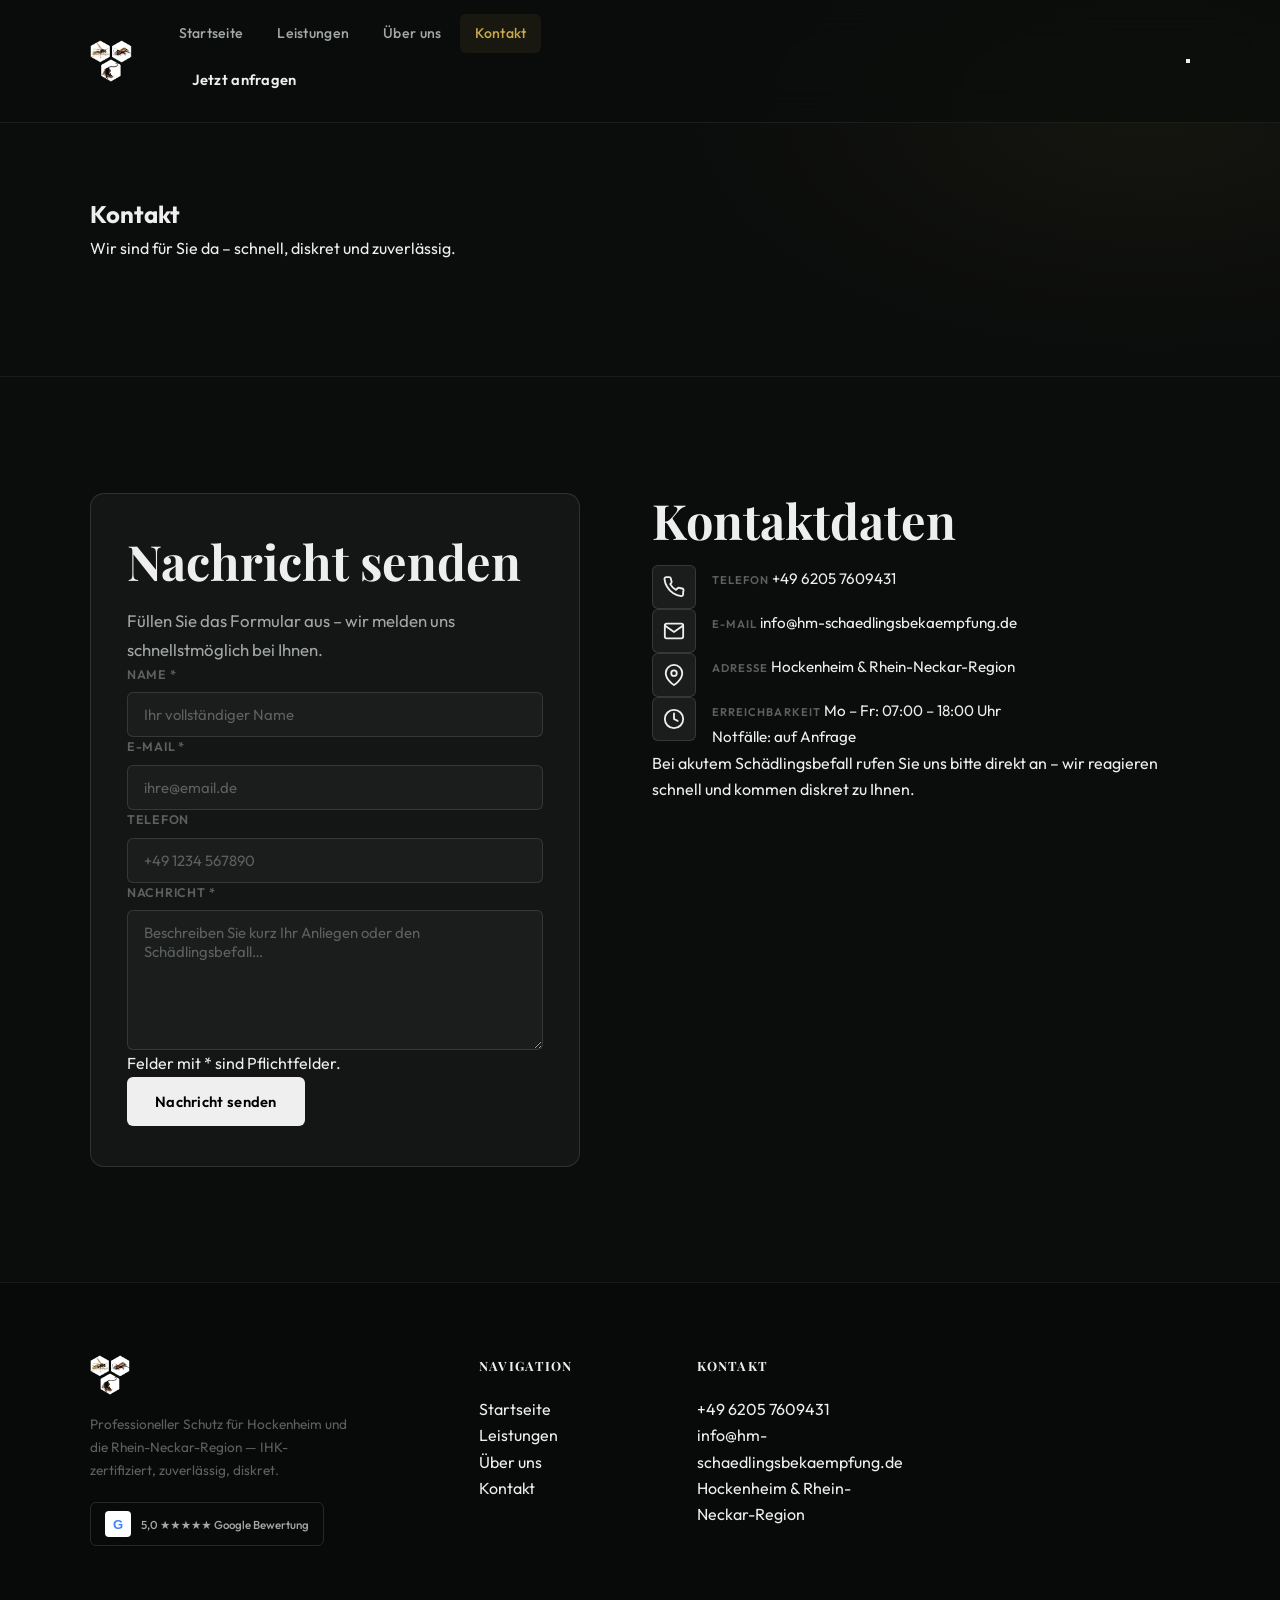
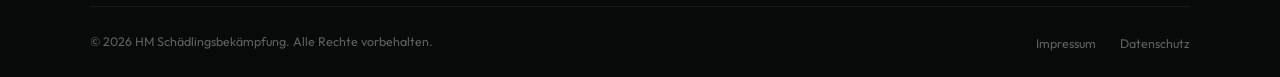
<file: kontakt.html>
<!DOCTYPE html>
<html lang="de">
<head>
  <meta charset="UTF-8">
  <meta name="viewport" content="width=device-width, initial-scale=1.0">
  <meta name="description" content="Kontaktieren Sie HM Schädlingsbekämpfung in Hockenheim – Formular, Telefon und E-Mail für schnelle Hilfe bei Schädlingsbefall in der Rhein-Neckar-Region.">
  <title>Kontakt | HM Schädlingsbekämpfung Hockenheim</title>
  <!-- SEO Meta-Tags (Claude CLI) -->
  <meta name="description" content="Kontaktieren Sie HM Schädlingsbekämpfung in Hockenheim. Hildastraße 42, 68766 Hockenheim. ☎ +49 6205 6073 – Wir helfen schnell &amp; unkompliziert!">
  <meta name="robots" content="index, follow">
  <meta property="og:type" content="website">
  <meta property="og:title" content="Kontakt – HM Schädlingsbekämpfung Hockenheim">
  <meta property="og:description" content="Jetzt Kontakt aufnehmen! HM Schädlingsbekämpfung, Hildastraße 42, 68766 Hockenheim. ☎ +49 6205 6073 – Schnelle Hilfe bei Schädlingsbefall.">
  <meta property="og:site_name" content="HM Schädlingsbekämpfung ">
  <meta property="og:locale" content="de_DE">
  <meta property="og:url" content="https://www.hmsprotect.de//kontakt.html">
  <meta name="twitter:card" content="summary">
  <meta name="twitter:title" content="Kontakt – HM Schädlingsbekämpfung Hockenheim">
  <meta name="twitter:description" content="Jetzt Kontakt aufnehmen! HM Schädlingsbekämpfung, Hildastraße 42, 68766 Hockenheim. ☎ +49 6205 6073 – Schnelle Hilfe bei Schädlingsbefall.">
  <link rel="canonical" href="https://www.hmsprotect.de//kontakt.html">
  <link rel="stylesheet" href="styles.css">
</head>
<body>

  <header class="site-header" id="site-header">
    <div class="header-inner">
      <a href="index.html" class="header-logo">
        <img src="images/logo.png" alt="HM Schädlingsbekämpfung Logo" class="site-logo-img">
      </a>
      <nav class="main-nav" id="main-nav" aria-label="Hauptnavigation">
        <ul class="nav-list">
          <li><a href="index.html" class="nav-link">Startseite</a></li>
          <li><a href="leistungen.html" class="nav-link">Leistungen</a></li>
          <li><a href="ueber-uns.html" class="nav-link">Über uns</a></li>
          <li><a href="kontakt.html" class="nav-link is-active">Kontakt</a></li>
        </ul>
        <a href="kontakt.html" class="btn btn-primary nav-cta">Jetzt anfragen</a>
      </nav>
      <button class="nav-toggle" id="nav-toggle" aria-label="Menü öffnen" aria-expanded="false" aria-controls="main-nav">
        <span></span><span></span><span></span>
      </button>
    </div>
  </header>

  <main>

    <!-- Page Hero -->
    <section class="page-hero">
      <div class="container">
        <h1 class="page-hero__title">Kontakt</h1>
        <p class="page-hero__subtitle">Wir sind für Sie da – schnell, diskret und zuverlässig.</p>
      </div>
    </section>

    <!-- Contact Section -->
    <section class="contact-section section">
      <div class="container">
        <div class="contact-grid">

          <!-- Contact Form -->
          <div class="contact-form-wrap">
            <h2 class="section-title">Nachricht senden</h2>
            <p class="section-subtitle">Füllen Sie das Formular aus – wir melden uns schnellstmöglich bei Ihnen.</p>

            <form class="contact-form" id="contact-form" novalidate>
              <div class="form-group">
                <label for="name" class="form-label">Name <span aria-hidden="true">*</span></label>
                <input
                  type="text"
                  id="name"
                  name="name"
                  class="form-input"
                  placeholder="Ihr vollständiger Name"
                  required
                  autocomplete="name"
                >
              </div>

              <div class="form-group">
                <label for="email" class="form-label">E-Mail <span aria-hidden="true">*</span></label>
                <input
                  type="email"
                  id="email"
                  name="email"
                  class="form-input"
                  placeholder="ihre@email.de"
                  required
                  autocomplete="email"
                >
              </div>

              <div class="form-group">
                <label for="telefon" class="form-label">Telefon</label>
                <input
                  type="tel"
                  id="telefon"
                  name="telefon"
                  class="form-input"
                  placeholder="+49 1234 567890"
                  autocomplete="tel"
                >
              </div>

              <div class="form-group">
                <label for="nachricht" class="form-label">Nachricht <span aria-hidden="true">*</span></label>
                <textarea
                  id="nachricht"
                  name="nachricht"
                  class="form-input form-textarea"
                  rows="6"
                  placeholder="Beschreiben Sie kurz Ihr Anliegen oder den Schädlingsbefall…"
                  required
                ></textarea>
              </div>

              <p class="form-hint">Felder mit <span aria-hidden="true">*</span> sind Pflichtfelder.</p>

              <button type="submit" class="btn btn-primary btn-full">Nachricht senden</button>

              <div class="form-success" id="form-success" role="alert" aria-live="polite" hidden>
                <svg xmlns="http://www.w3.org/2000/svg" width="24" height="24" viewBox="0 0 24 24" fill="none" stroke="currentColor" stroke-width="2" stroke-linecap="round" stroke-linejoin="round" aria-hidden="true"><path d="M22 11.08V12a10 10 0 1 1-5.93-9.14"/><polyline points="22 4 12 14.01 9 11.01"/></svg>
                <div>
                  <strong>Vielen Dank für Ihre Nachricht!</strong>
                  <p>Wir haben Ihre Anfrage erhalten und melden uns so schnell wie möglich bei Ihnen.</p>
                </div>
              </div>
            </form>
          </div>

          <!-- Contact Info -->
          <div class="contact-info-wrap">
            <h2 class="section-title">Kontaktdaten</h2>

            <ul class="contact-info-list">
              <li class="contact-info-item">
                <div class="contact-info-icon" aria-hidden="true">
                  <svg xmlns="http://www.w3.org/2000/svg" width="22" height="22" viewBox="0 0 24 24" fill="none" stroke="currentColor" stroke-width="2" stroke-linecap="round" stroke-linejoin="round"><path d="M22 16.92v3a2 2 0 0 1-2.18 2 19.79 19.79 0 0 1-8.63-3.07A19.5 19.5 0 0 1 4.69 12a19.79 19.79 0 0 1-3.07-8.67A2 2 0 0 1 3.63 1.18h3a2 2 0 0 1 2 1.72c.127.96.361 1.903.7 2.81a2 2 0 0 1-.45 2.11L7.91 8.89a16 16 0 0 0 6.29 6.29l1.8-1.8a2 2 0 0 1 2.11-.45c.907.339 1.85.573 2.81.7A2 2 0 0 1 22 16.92z"/></svg>
                </div>
                <div class="contact-info-body">
                  <span class="contact-info-label">Telefon</span>
                  <a href="tel:+4962057609431" class="contact-info-value">+49 6205 7609431</a>
                </div>
              </li>

              <li class="contact-info-item">
                <div class="contact-info-icon" aria-hidden="true">
                  <svg xmlns="http://www.w3.org/2000/svg" width="22" height="22" viewBox="0 0 24 24" fill="none" stroke="currentColor" stroke-width="2" stroke-linecap="round" stroke-linejoin="round"><path d="M4 4h16c1.1 0 2 .9 2 2v12c0 1.1-.9 2-2 2H4c-1.1 0-2-.9-2-2V6c0-1.1.9-2 2-2z"/><polyline points="22,6 12,13 2,6"/></svg>
                </div>
                <div class="contact-info-body">
                  <span class="contact-info-label">E-Mail</span>
                  <a href="mailto:info@hm-schaedlingsbekaempfung.de" class="contact-info-value">info@hm-schaedlingsbekaempfung.de</a>
                </div>
              </li>

              <li class="contact-info-item">
                <div class="contact-info-icon" aria-hidden="true">
                  <svg xmlns="http://www.w3.org/2000/svg" width="22" height="22" viewBox="0 0 24 24" fill="none" stroke="currentColor" stroke-width="2" stroke-linecap="round" stroke-linejoin="round"><path d="M21 10c0 7-9 13-9 13s-9-6-9-13a9 9 0 0 1 18 0z"/><circle cx="12" cy="10" r="3"/></svg>
                </div>
                <div class="contact-info-body">
                  <span class="contact-info-label">Adresse</span>
                  <span class="contact-info-value">Hockenheim &amp; Rhein-Neckar-Region</span>
                </div>
              </li>

              <li class="contact-info-item">
                <div class="contact-info-icon" aria-hidden="true">
                  <svg xmlns="http://www.w3.org/2000/svg" width="22" height="22" viewBox="0 0 24 24" fill="none" stroke="currentColor" stroke-width="2" stroke-linecap="round" stroke-linejoin="round"><circle cx="12" cy="12" r="10"/><polyline points="12 6 12 12 16 14"/></svg>
                </div>
                <div class="contact-info-body">
                  <span class="contact-info-label">Erreichbarkeit</span>
                  <span class="contact-info-value">Mo – Fr: 07:00 – 18:00 Uhr<br>Notfälle: auf Anfrage</span>
                </div>
              </li>
            </ul>

            <div class="contact-note">
              <p>Bei akutem Schädlingsbefall rufen Sie uns bitte direkt an – wir reagieren schnell und kommen diskret zu Ihnen.</p>
            </div>
          </div>

        </div>
      </div>
    </section>

  </main>

  <footer class="site-footer" aria-label="Seitenfußbereich">
    <div class="container">
      <div class="footer-grid">

        <div class="footer-brand">
          <a href="index.html">
            <img src="images/logo.png" alt="HM Schädlingsbekämpfung Logo" class="site-logo-img footer-logo-img">
          </a>
          <p class="footer-tagline">Professioneller Schutz für Hockenheim und die Rhein-Neckar-Region — IHK-zertifiziert, zuverlässig, diskret.</p>
          <div class="footer-badge">
            <span class="google-g" aria-hidden="true">G</span>
            <div class="footer-badge-text">
              <span class="footer-badge-rating">5,0</span>
              <span class="footer-badge-stars" aria-label="5 von 5 Sternen">★★★★★</span>
              <span class="footer-badge-label">Google Bewertung</span>
            </div>
          </div>
        </div>

        <div class="footer-nav">
          <h3 class="footer-heading">Navigation</h3>
          <ul class="footer-links">
            <li><a href="index.html" class="footer-link">Startseite</a></li>
            <li><a href="leistungen.html" class="footer-link">Leistungen</a></li>
            <li><a href="ueber-uns.html" class="footer-link">Über uns</a></li>
            <li><a href="kontakt.html" class="footer-link">Kontakt</a></li>
          </ul>
        </div>

        <div class="footer-contact">
          <h3 class="footer-heading">Kontakt</h3>
          <ul class="footer-links">
            <li><a href="tel:+4962057609431" class="footer-link">+49 6205 7609431</a></li>
            <li><a href="mailto:info@hm-schaedlingsbekaempfung.de" class="footer-link">info@hm-schaedlingsbekaempfung.de</a></li>
            <li><span class="footer-link">Hockenheim &amp; Rhein-Neckar-Region</span></li>
          </ul>
        </div>

      </div>

      <div class="footer-bottom">
        <p class="footer-copy">&copy; <span id="footer-year"></span> HM Schädlingsbekämpfung. Alle Rechte vorbehalten.</p>
        <ul class="footer-legal">
          <li><a href="impressum.html" class="footer-legal-link">Impressum</a></li>
          <li><a href="datenschutz.html" class="footer-legal-link">Datenschutz</a></li>
        </ul>
      </div>
    </div>
  </footer>

  <script>
    // Footer year
    document.getElementById('footer-year').textContent = new Date().getFullYear();

    // Mobile nav toggle
    const navToggle = document.getElementById('nav-toggle');
    const mainNav = document.getElementById('main-nav');
    if (navToggle && mainNav) {
      navToggle.addEventListener('click', function () {
        const expanded = this.getAttribute('aria-expanded') === 'true';
        this.setAttribute('aria-expanded', String(!expanded));
        mainNav.classList.toggle('is-open');
      });
    }

    // Sticky header
    const siteHeader = document.getElementById('site-header');
    if (siteHeader) {
      window.addEventListener('scroll', function () {
        siteHeader.classList.toggle('is-scrolled', window.scrollY > 10);
      }, { passive: true });
    }

    // Contact form – JS success message
    const form = document.getElementById('contact-form');
    const successMsg = document.getElementById('form-success');

    if (form && successMsg) {
      form.addEventListener('submit', function (e) {
        e.preventDefault();

        const requiredFields = form.querySelectorAll('[required]');
        let valid = true;

        requiredFields.forEach(function (field) {
          field.classList.remove('is-invalid');
          if (!field.value.trim()) {
            field.classList.add('is-invalid');
            valid = false;
          }
        });

        if (!valid) return;

        // Simulate send (replace with real fetch/action as needed)
        const submitBtn = form.querySelector('[type="submit"]');
        submitBtn.disabled = true;
        submitBtn.textContent = 'Wird gesendet…';

        setTimeout(function () {
          form.reset();
          form.hidden = true;
          successMsg.hidden = false;
          successMsg.focus();
        }, 800);
      });
    }
  </script>

</body>
</html>
</file>
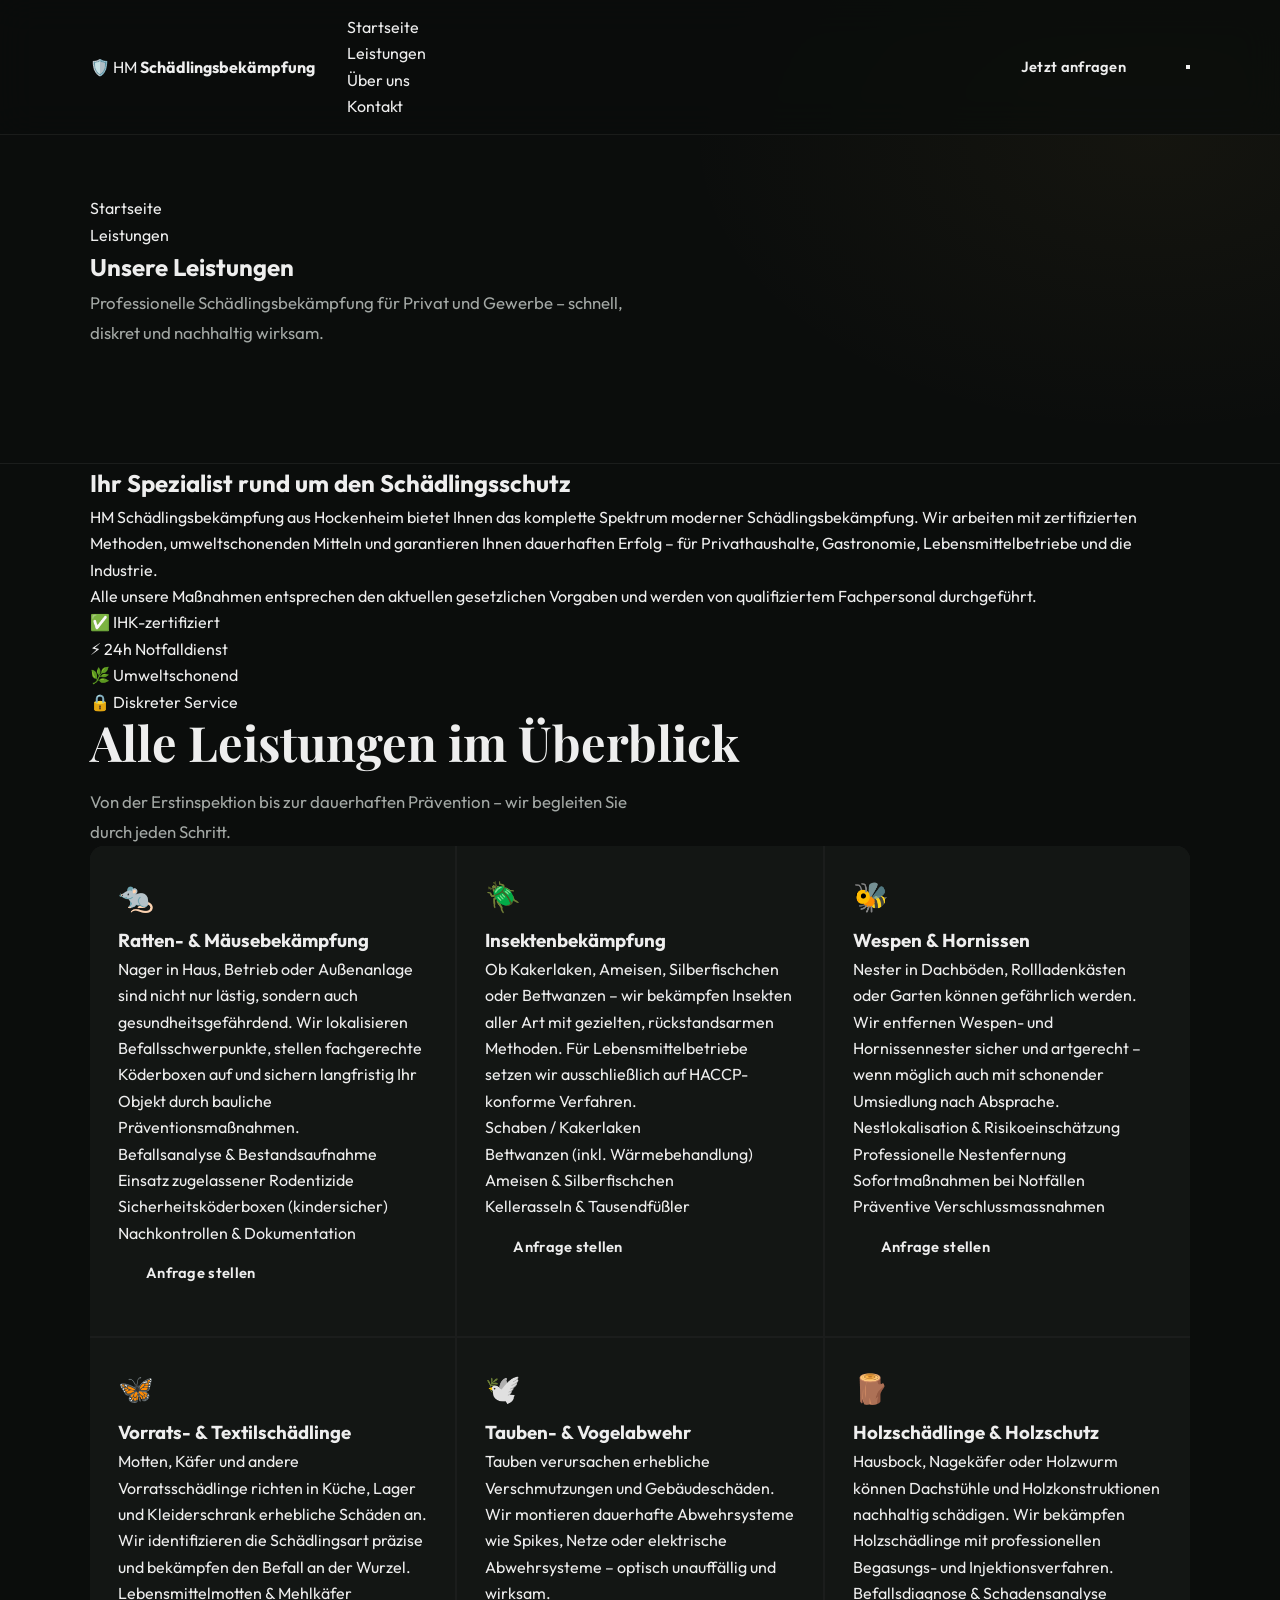
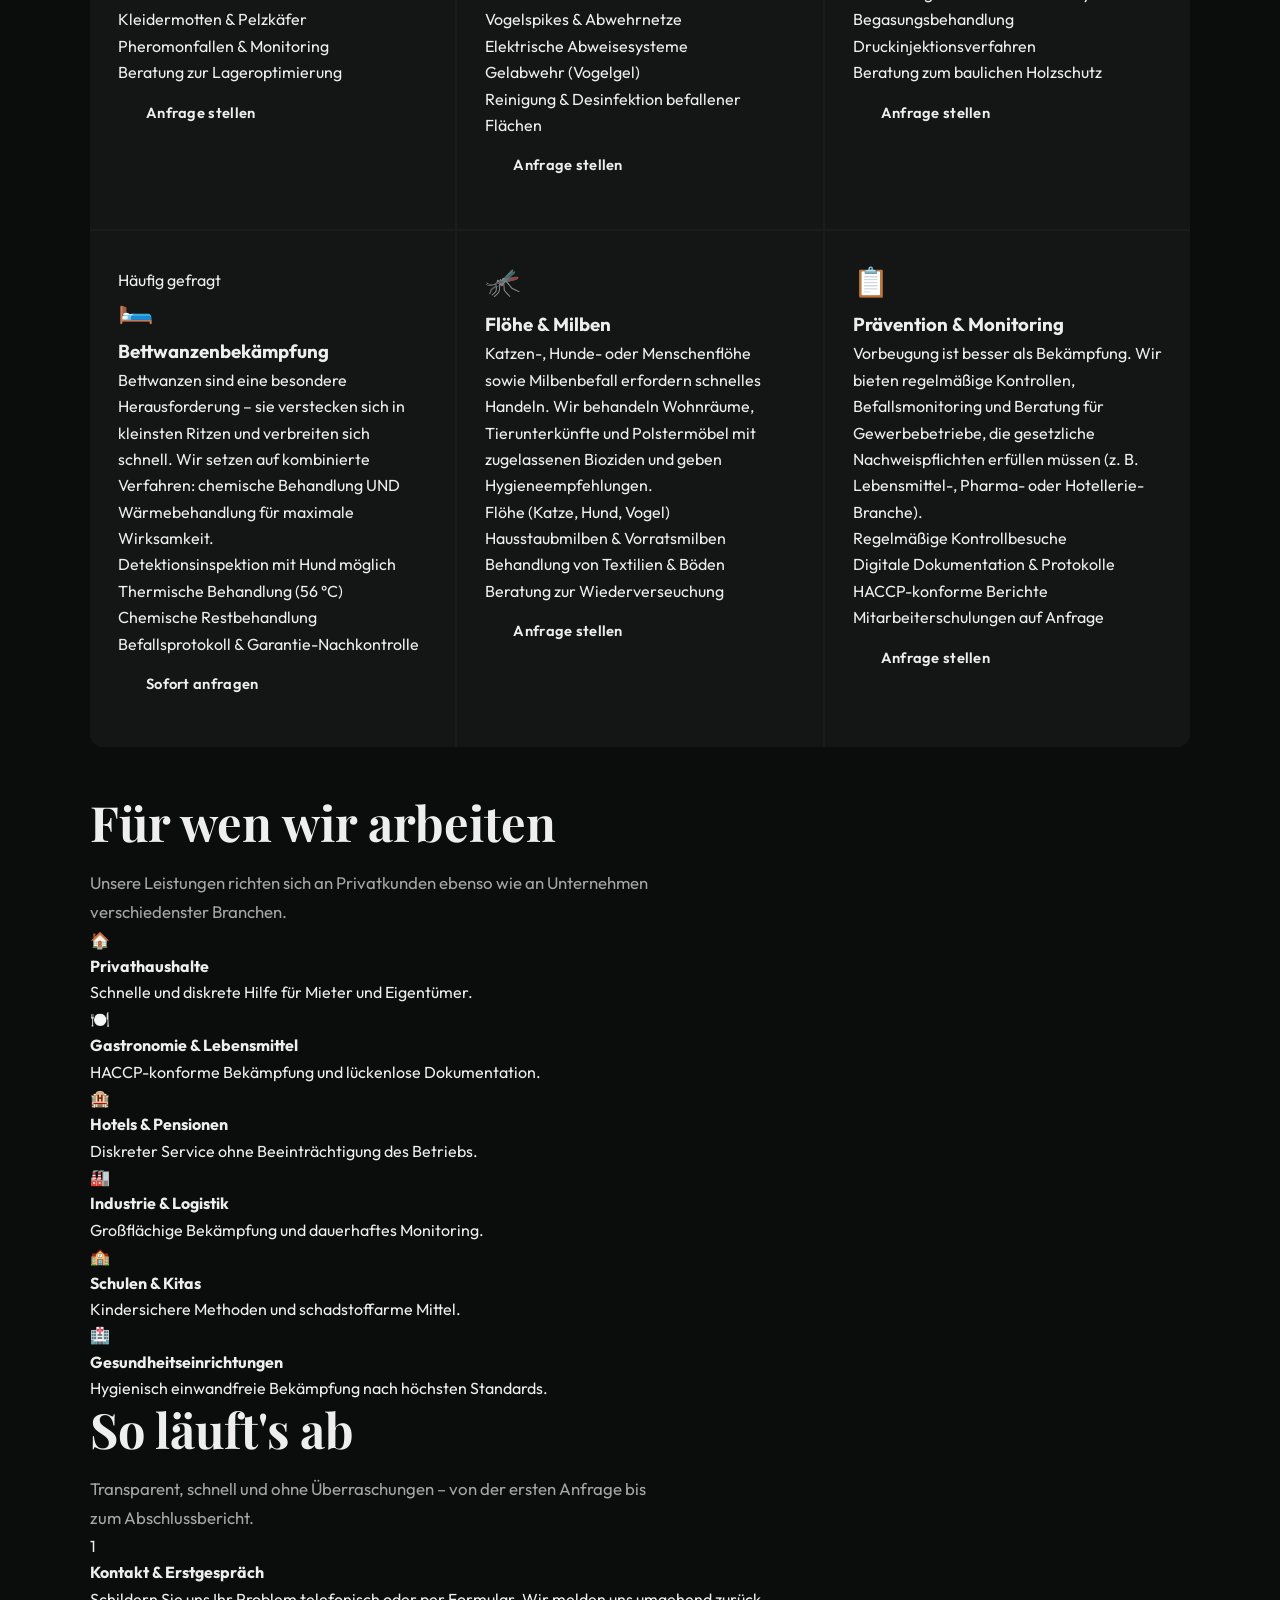
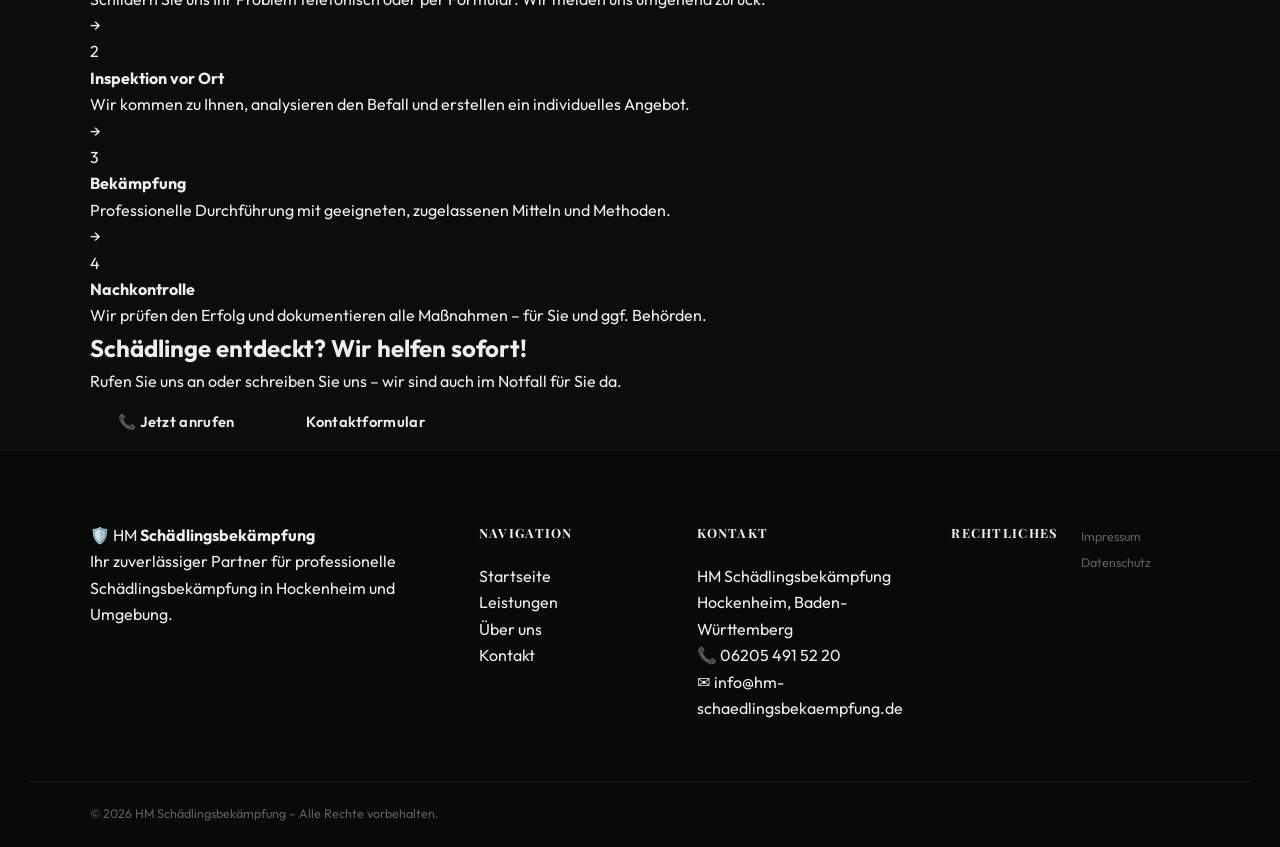
<file: leistungen.html>
<!DOCTYPE html>
<html lang="de">
<head>
  <meta charset="UTF-8" />
  <meta name="viewport" content="width=device-width, initial-scale=1.0" />
  <meta name="description" content="Leistungen von HM Schädlingsbekämpfung Hockenheim – professionelle Bekämpfung von Schädlingen aller Art. Schnell, diskret und zuverlässig." />
  <title>Leistungen Schädlingsbekämpfung Hockenheim | HM Schädlingsbekämpfung</title>
  <!-- SEO Meta-Tags (Claude CLI) -->
  <meta name="description" content="Ratten, Insekten, Tauben &amp; mehr: Alle Schädlingsbekämpfungs-Leistungen in Hockenheim auf einen Blick. Jetzt informieren &amp; Termin buchen.">
  <meta name="robots" content="index, follow">
  <meta property="og:type" content="website">
  <meta property="og:title" content="Unsere Leistungen – HM Schädlingsbekämpfung Hockenheim">
  <meta property="og:description" content="Von Schaben bis Nagetiere: Professionelle Bekämpfung aller Schädlinge in Hockenheim &amp; Rhein-Neckar-Kreis. Jetzt Angebot anfordern.">
  <meta property="og:site_name" content="HM Schädlingsbekämpfung ">
  <meta property="og:locale" content="de_DE">
  <meta property="og:url" content="https://www.hmsprotect.de//leistungen.html">
  <meta name="twitter:card" content="summary">
  <meta name="twitter:title" content="Unsere Leistungen – HM Schädlingsbekämpfung Hockenheim">
  <meta name="twitter:description" content="Von Schaben bis Nagetiere: Professionelle Bekämpfung aller Schädlinge in Hockenheim &amp; Rhein-Neckar-Kreis. Jetzt Angebot anfordern.">
  <link rel="canonical" href="https://www.hmsprotect.de//leistungen.html">
  <link rel="stylesheet" href="styles.css" />
</head>
<body>

  <!-- HEADER -->
  <header class="site-header">
    <div class="container header-inner">
      <a href="index.html" class="logo">
        <span class="logo-icon">🛡️</span>
        <span class="logo-text">HM <strong>Schädlingsbekämpfung</strong></span>
      </a>
      <nav class="main-nav" aria-label="Hauptnavigation">
        <ul>
          <li><a href="index.html">Startseite</a></li>
          <li><a href="leistungen.html" class="active">Leistungen</a></li>
          <li><a href="ueber-uns.html">Über uns</a></li>
          <li><a href="kontakt.html">Kontakt</a></li>
        </ul>
      </nav>
      <a href="kontakt.html" class="btn btn-primary header-cta">Jetzt anfragen</a>
      <button class="nav-toggle" aria-label="Menü öffnen" aria-expanded="false">
        <span></span><span></span><span></span>
      </button>
    </div>
  </header>

  <main>

    <!-- HERO -->
    <section class="page-hero">
      <div class="container">
        <nav class="breadcrumb" aria-label="Breadcrumb">
          <ol>
            <li><a href="index.html">Startseite</a></li>
            <li aria-current="page">Leistungen</li>
          </ol>
        </nav>
        <h1>Unsere Leistungen</h1>
        <p class="page-hero-sub">Professionelle Schädlingsbekämpfung für Privat und Gewerbe – schnell, diskret und nachhaltig wirksam.</p>
      </div>
    </section>

    <!-- INTRO -->
    <section class="section section-intro">
      <div class="container intro-grid">
        <div class="intro-text">
          <h2>Ihr Spezialist rund um den Schädlingsschutz</h2>
          <p>HM Schädlingsbekämpfung aus Hockenheim bietet Ihnen das komplette Spektrum moderner Schädlingsbekämpfung. Wir arbeiten mit zertifizierten Methoden, umweltschonenden Mitteln und garantieren Ihnen dauerhaften Erfolg – für Privathaushalte, Gastronomie, Lebensmittelbetriebe und die Industrie.</p>
          <p>Alle unsere Maßnahmen entsprechen den aktuellen gesetzlichen Vorgaben und werden von qualifiziertem Fachpersonal durchgeführt.</p>
        </div>
        <div class="intro-badges">
          <div class="badge-item">
            <span class="badge-icon">✅</span>
            <span>IHK-zertifiziert</span>
          </div>
          <div class="badge-item">
            <span class="badge-icon">⚡</span>
            <span>24h Notfalldienst</span>
          </div>
          <div class="badge-item">
            <span class="badge-icon">🌿</span>
            <span>Umweltschonend</span>
          </div>
          <div class="badge-item">
            <span class="badge-icon">🔒</span>
            <span>Diskreter Service</span>
          </div>
        </div>
      </div>
    </section>

    <!-- LEISTUNGEN GRID -->
    <section class="section section-services" id="leistungen">
      <div class="container">
        <h2 class="section-title">Alle Leistungen im Überblick</h2>
        <p class="section-subtitle">Von der Erstinspektion bis zur dauerhaften Prävention – wir begleiten Sie durch jeden Schritt.</p>

        <div class="services-grid">

          <!-- Ratten & Mäuse -->
          <article class="service-card">
            <div class="service-icon">🐀</div>
            <h3>Ratten- & Mäusebekämpfung</h3>
            <p>Nager in Haus, Betrieb oder Außenanlage sind nicht nur lästig, sondern auch gesundheitsgefährdend. Wir lokalisieren Befallsschwerpunkte, stellen fachgerechte Köderboxen auf und sichern langfristig Ihr Objekt durch bauliche Präventionsmaßnahmen.</p>
            <ul class="service-features">
              <li>Befallsanalyse & Bestandsaufnahme</li>
              <li>Einsatz zugelassener Rodentizide</li>
              <li>Sicherheitsköderboxen (kindersicher)</li>
              <li>Nachkontrollen & Dokumentation</li>
            </ul>
            <a href="kontakt.html" class="btn btn-outline">Anfrage stellen</a>
          </article>

          <!-- Insekten -->
          <article class="service-card">
            <div class="service-icon">🪲</div>
            <h3>Insektenbekämpfung</h3>
            <p>Ob Kakerlaken, Ameisen, Silberfischchen oder Bettwanzen – wir bekämpfen Insekten aller Art mit gezielten, rückstandsarmen Methoden. Für Lebensmittelbetriebe setzen wir ausschließlich auf HACCP-konforme Verfahren.</p>
            <ul class="service-features">
              <li>Schaben / Kakerlaken</li>
              <li>Bettwanzen (inkl. Wärmebehandlung)</li>
              <li>Ameisen & Silberfischchen</li>
              <li>Kellerasseln & Tausendfüßler</li>
            </ul>
            <a href="kontakt.html" class="btn btn-outline">Anfrage stellen</a>
          </article>

          <!-- Wespen & Hornissen -->
          <article class="service-card">
            <div class="service-icon">🐝</div>
            <h3>Wespen & Hornissen</h3>
            <p>Nester in Dachböden, Rollladenkästen oder Garten können gefährlich werden. Wir entfernen Wespen- und Hornissennester sicher und artgerecht – wenn möglich auch mit schonender Umsiedlung nach Absprache.</p>
            <ul class="service-features">
              <li>Nestlokalisation & Risikoeinschätzung</li>
              <li>Professionelle Nestenfernung</li>
              <li>Sofortmaßnahmen bei Notfällen</li>
              <li>Präventive Verschlussmassnahmen</li>
            </ul>
            <a href="kontakt.html" class="btn btn-outline">Anfrage stellen</a>
          </article>

          <!-- Vorrats- & Textilschädlinge -->
          <article class="service-card">
            <div class="service-icon">🦋</div>
            <h3>Vorrats- & Textilschädlinge</h3>
            <p>Motten, Käfer und andere Vorratsschädlinge richten in Küche, Lager und Kleiderschrank erhebliche Schäden an. Wir identifizieren die Schädlingsart präzise und bekämpfen den Befall an der Wurzel.</p>
            <ul class="service-features">
              <li>Lebensmittelmotten & Mehlkäfer</li>
              <li>Kleidermotten & Pelzkäfer</li>
              <li>Pheromonfallen & Monitoring</li>
              <li>Beratung zur Lageroptimierung</li>
            </ul>
            <a href="kontakt.html" class="btn btn-outline">Anfrage stellen</a>
          </article>

          <!-- Tauben & Vögel -->
          <article class="service-card">
            <div class="service-icon">🕊️</div>
            <h3>Tauben- & Vogelabwehr</h3>
            <p>Tauben verursachen erhebliche Verschmutzungen und Gebäudeschäden. Wir montieren dauerhafte Abwehrsysteme wie Spikes, Netze oder elektrische Abwehrsysteme – optisch unauffällig und wirksam.</p>
            <ul class="service-features">
              <li>Vogelspikes & Abwehrnetze</li>
              <li>Elektrische Abweisesysteme</li>
              <li>Gelabwehr (Vogelgel)</li>
              <li>Reinigung & Desinfektion befallener Flächen</li>
            </ul>
            <a href="kontakt.html" class="btn btn-outline">Anfrage stellen</a>
          </article>

          <!-- Holzschädlinge -->
          <article class="service-card">
            <div class="service-icon">🪵</div>
            <h3>Holzschädlinge & Holzschutz</h3>
            <p>Hausbock, Nagekäfer oder Holzwurm können Dachstühle und Holzkonstruktionen nachhaltig schädigen. Wir bekämpfen Holzschädlinge mit professionellen Begasungs- und Injektionsverfahren.</p>
            <ul class="service-features">
              <li>Befallsdiagnose & Schadensanalyse</li>
              <li>Begasungsbehandlung</li>
              <li>Druckinjektionsverfahren</li>
              <li>Beratung zum baulichen Holzschutz</li>
            </ul>
            <a href="kontakt.html" class="btn btn-outline">Anfrage stellen</a>
          </article>

          <!-- Bettwanzen -->
          <article class="service-card service-card--highlight">
            <div class="service-badge">Häufig gefragt</div>
            <div class="service-icon">🛏️</div>
            <h3>Bettwanzenbekämpfung</h3>
            <p>Bettwanzen sind eine besondere Herausforderung – sie verstecken sich in kleinsten Ritzen und verbreiten sich schnell. Wir setzen auf kombinierte Verfahren: chemische Behandlung UND Wärmebehandlung für maximale Wirksamkeit.</p>
            <ul class="service-features">
              <li>Detektionsinspektion mit Hund möglich</li>
              <li>Thermische Behandlung (56 °C)</li>
              <li>Chemische Restbehandlung</li>
              <li>Befallsprotokoll & Garantie-Nachkontrolle</li>
            </ul>
            <a href="kontakt.html" class="btn btn-primary">Sofort anfragen</a>
          </article>

          <!-- Flöhe & Milben -->
          <article class="service-card">
            <div class="service-icon">🦟</div>
            <h3>Flöhe & Milben</h3>
            <p>Katzen-, Hunde- oder Menschenflöhe sowie Milbenbefall erfordern schnelles Handeln. Wir behandeln Wohnräume, Tierunterkünfte und Polstermöbel mit zugelassenen Bioziden und geben Hygieneempfehlungen.</p>
            <ul class="service-features">
              <li>Flöhe (Katze, Hund, Vogel)</li>
              <li>Hausstaubmilben & Vorratsmilben</li>
              <li>Behandlung von Textilien & Böden</li>
              <li>Beratung zur Wiederverseuchung</li>
            </ul>
            <a href="kontakt.html" class="btn btn-outline">Anfrage stellen</a>
          </article>

          <!-- Prävention & Monitoring -->
          <article class="service-card">
            <div class="service-icon">📋</div>
            <h3>Prävention & Monitoring</h3>
            <p>Vorbeugung ist besser als Bekämpfung. Wir bieten regelmäßige Kontrollen, Befallsmonitoring und Beratung für Gewerbebetriebe, die gesetzliche Nachweispflichten erfüllen müssen (z. B. Lebensmittel-, Pharma- oder Hotellerie-Branche).</p>
            <ul class="service-features">
              <li>Regelmäßige Kontrollbesuche</li>
              <li>Digitale Dokumentation & Protokolle</li>
              <li>HACCP-konforme Berichte</li>
              <li>Mitarbeiterschulungen auf Anfrage</li>
            </ul>
            <a href="kontakt.html" class="btn btn-outline">Anfrage stellen</a>
          </article>

        </div>
      </div>
    </section>

    <!-- BRANCHEN -->
    <section class="section section-industries">
      <div class="container">
        <h2 class="section-title">Für wen wir arbeiten</h2>
        <p class="section-subtitle">Unsere Leistungen richten sich an Privatkunden ebenso wie an Unternehmen verschiedenster Branchen.</p>
        <div class="industries-grid">
          <div class="industry-item">
            <span class="industry-icon">🏠</span>
            <h4>Privathaushalte</h4>
            <p>Schnelle und diskrete Hilfe für Mieter und Eigentümer.</p>
          </div>
          <div class="industry-item">
            <span class="industry-icon">🍽️</span>
            <h4>Gastronomie & Lebensmittel</h4>
            <p>HACCP-konforme Bekämpfung und lückenlose Dokumentation.</p>
          </div>
          <div class="industry-item">
            <span class="industry-icon">🏨</span>
            <h4>Hotels & Pensionen</h4>
            <p>Diskreter Service ohne Beeinträchtigung des Betriebs.</p>
          </div>
          <div class="industry-item">
            <span class="industry-icon">🏭</span>
            <h4>Industrie & Logistik</h4>
            <p>Großflächige Bekämpfung und dauerhaftes Monitoring.</p>
          </div>
          <div class="industry-item">
            <span class="industry-icon">🏫</span>
            <h4>Schulen & Kitas</h4>
            <p>Kindersichere Methoden und schadstoffarme Mittel.</p>
          </div>
          <div class="industry-item">
            <span class="industry-icon">🏥</span>
            <h4>Gesundheitseinrichtungen</h4>
            <p>Hygienisch einwandfreie Bekämpfung nach höchsten Standards.</p>
          </div>
        </div>
      </div>
    </section>

    <!-- PROZESS -->
    <section class="section section-process">
      <div class="container">
        <h2 class="section-title">So läuft's ab</h2>
        <p class="section-subtitle">Transparent, schnell und ohne Überraschungen – von der ersten Anfrage bis zum Abschlussbericht.</p>
        <div class="process-steps">
          <div class="process-step">
            <div class="step-number">1</div>
            <h4>Kontakt & Erstgespräch</h4>
            <p>Schildern Sie uns Ihr Problem telefonisch oder per Formular. Wir melden uns umgehend zurück.</p>
          </div>
          <div class="process-arrow">→</div>
          <div class="process-step">
            <div class="step-number">2</div>
            <h4>Inspektion vor Ort</h4>
            <p>Wir kommen zu Ihnen, analysieren den Befall und erstellen ein individuelles Angebot.</p>
          </div>
          <div class="process-arrow">→</div>
          <div class="process-step">
            <div class="step-number">3</div>
            <h4>Bekämpfung</h4>
            <p>Professionelle Durchführung mit geeigneten, zugelassenen Mitteln und Methoden.</p>
          </div>
          <div class="process-arrow">→</div>
          <div class="process-step">
            <div class="step-number">4</div>
            <h4>Nachkontrolle</h4>
            <p>Wir prüfen den Erfolg und dokumentieren alle Maßnahmen – für Sie und ggf. Behörden.</p>
          </div>
        </div>
      </div>
    </section>

    <!-- CTA BANNER -->
    <section class="section section-cta">
      <div class="container cta-box">
        <div class="cta-text">
          <h2>Schädlinge entdeckt? Wir helfen sofort!</h2>
          <p>Rufen Sie uns an oder schreiben Sie uns – wir sind auch im Notfall für Sie da.</p>
        </div>
        <div class="cta-actions">
          <a href="tel:+4962054915220" class="btn btn-primary btn-lg">📞 Jetzt anrufen</a>
          <a href="kontakt.html" class="btn btn-secondary btn-lg">Kontaktformular</a>
        </div>
      </div>
    </section>

  </main>

  <!-- FOOTER -->
  <footer class="site-footer">
    <div class="container footer-grid">

      <div class="footer-brand">
        <a href="index.html" class="logo">
          <span class="logo-icon">🛡️</span>
          <span class="logo-text">HM <strong>Schädlingsbekämpfung</strong></span>
        </a>
        <p>Ihr zuverlässiger Partner für professionelle Schädlingsbekämpfung in Hockenheim und Umgebung.</p>
      </div>

      <nav class="footer-nav" aria-label="Footer-Navigation">
        <h3 class="footer-heading">Navigation</h3>
        <ul>
          <li><a href="index.html">Startseite</a></li>
          <li><a href="leistungen.html">Leistungen</a></li>
          <li><a href="ueber-uns.html">Über uns</a></li>
          <li><a href="kontakt.html">Kontakt</a></li>
        </ul>
      </nav>

      <div class="footer-contact">
        <h3 class="footer-heading">Kontakt</h3>
        <address>
          <p>HM Schädlingsbekämpfung<br />Hockenheim, Baden-Württemberg</p>
          <p><a href="tel:+4962054915220">📞 06205 491 52 20</a></p>
          <p><a href="mailto:info@hm-schaedlingsbekaempfung.de">✉️ info@hm-schaedlingsbekaempfung.de</a></p>
        </address>
      </div>

      <div class="footer-legal">
        <h3 class="footer-heading">Rechtliches</h3>
        <ul>
          <li><a href="impressum.html">Impressum</a></li>
          <li><a href="datenschutz.html">Datenschutz</a></li>
        </ul>
      </div>

    </div>
    <div class="footer-bottom">
      <div class="container">
        <p>&copy; 2026 HM Schädlingsbekämpfung – Alle Rechte vorbehalten.</p>
      </div>
    </div>
  </footer>

</body>
</html>
</file>
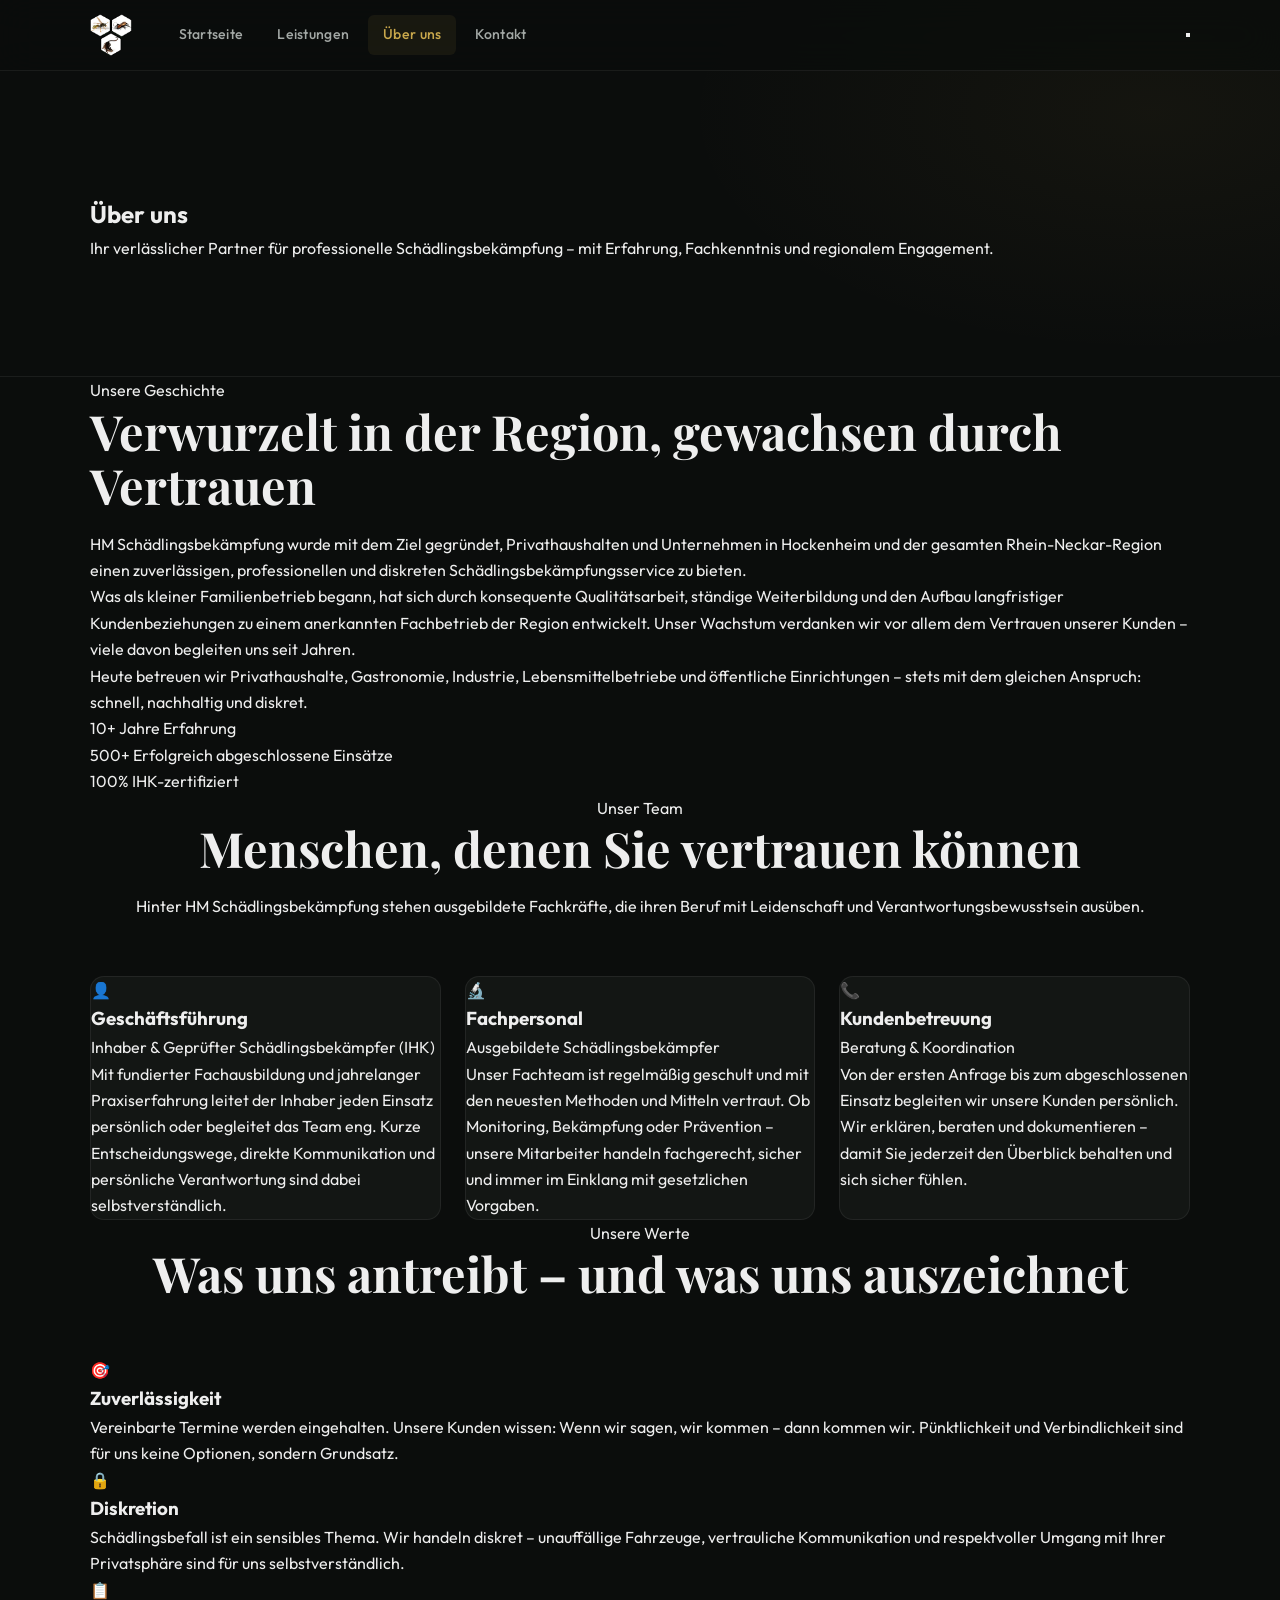
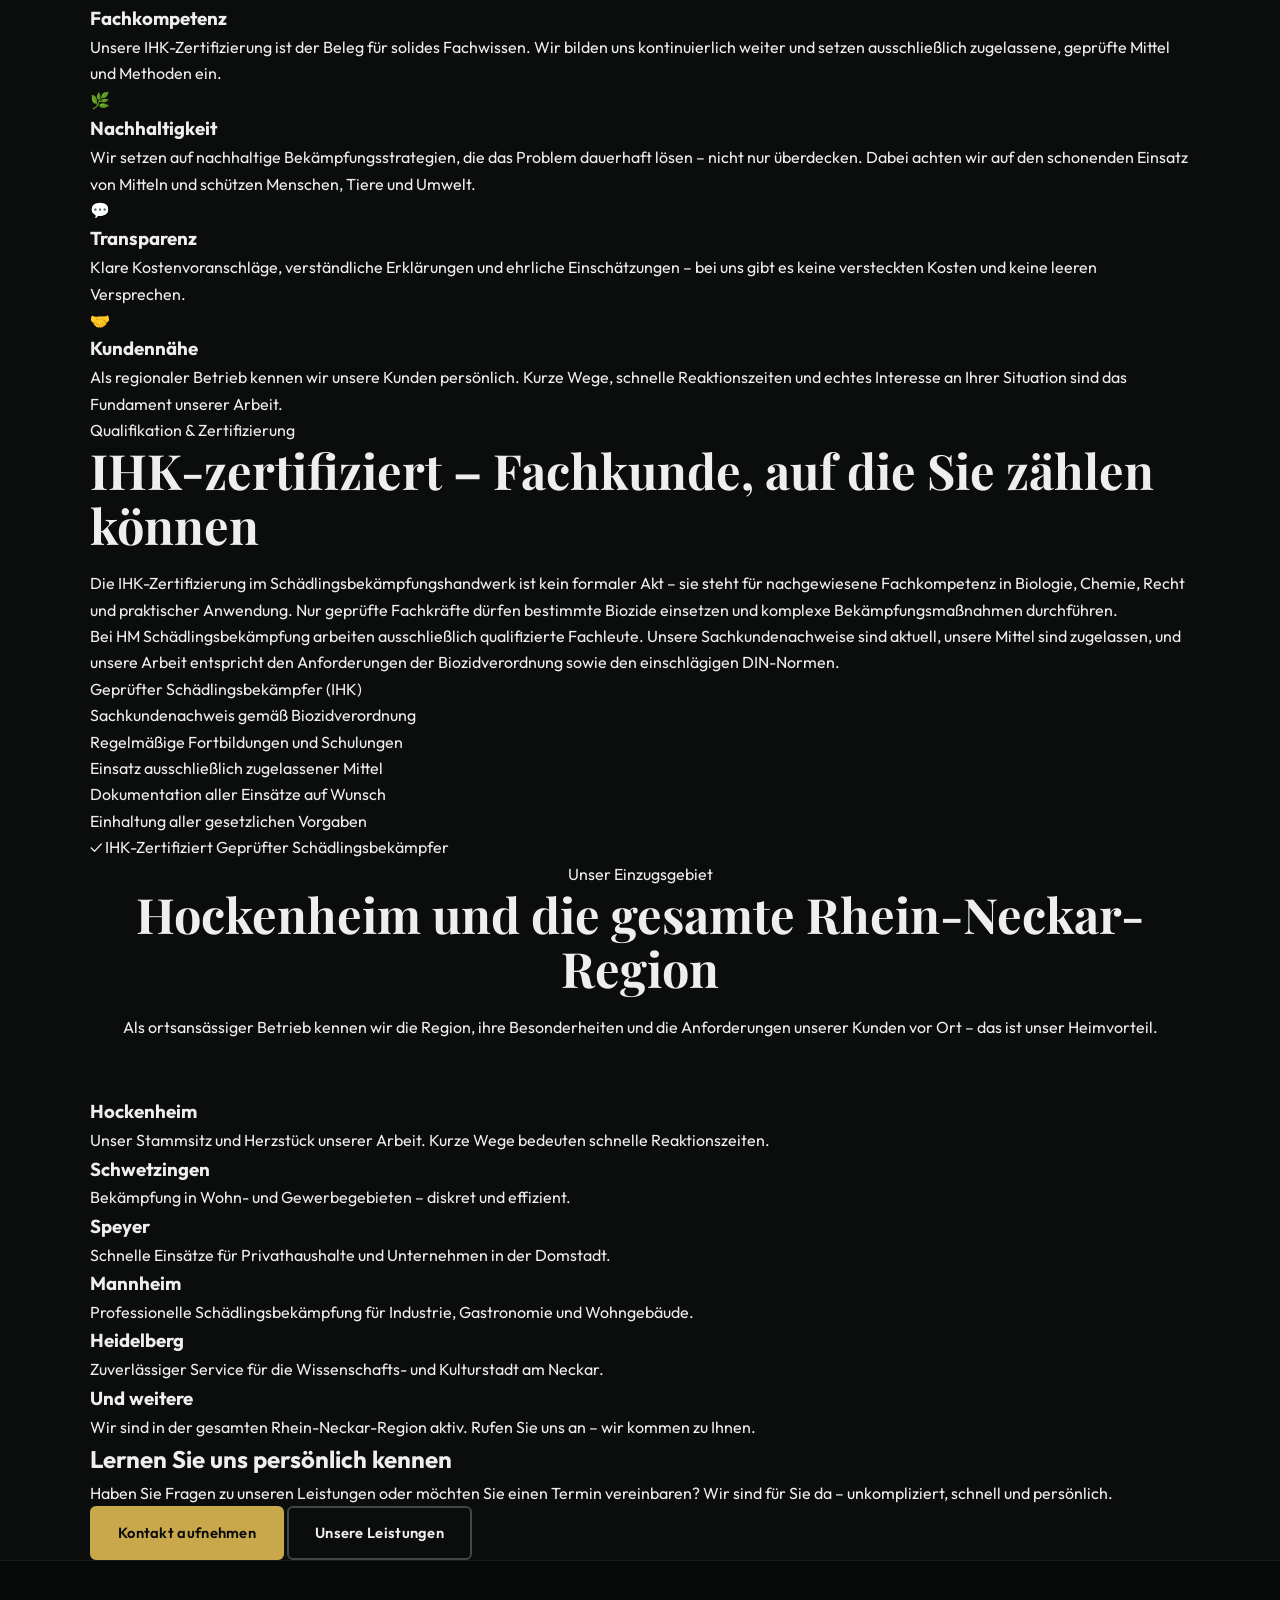
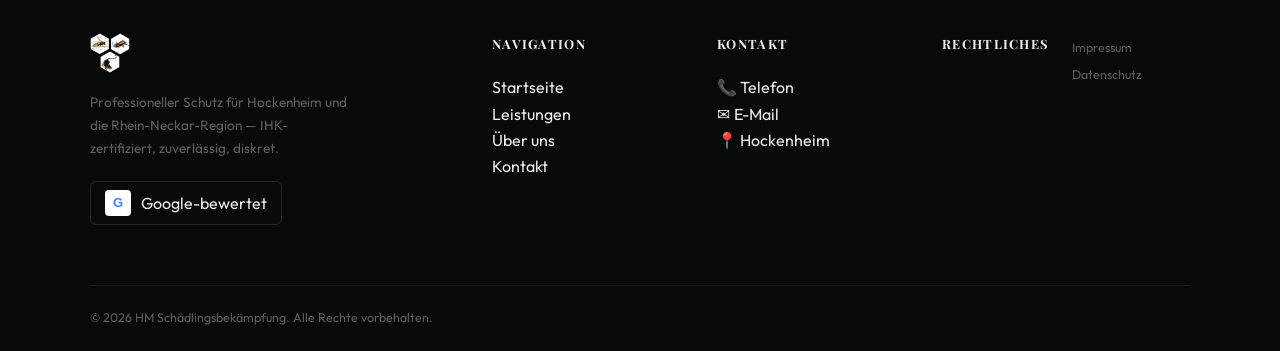
<file: ueber-uns.html>
<!DOCTYPE html>
<html lang="de">
<head>
  <meta charset="UTF-8">
  <meta name="viewport" content="width=device-width, initial-scale=1.0">
  <meta name="description" content="Erfahren Sie mehr über HM Schädlingsbekämpfung – Ihr IHK-zertifizierter Fachbetrieb aus Hockenheim für professionelle Schädlingsbekämpfung in der Rhein-Neckar-Region.">
  <title>Über Uns | HM Schädlingsbekämpfung Hockenheim</title>
  <!-- SEO Meta-Tags (Claude CLI) -->
  <meta name="description" content="HM Schädlingsbekämpfung aus Hockenheim – Ihr erfahrener Partner für effektive Schädlingsbekämpfung. 4,7/5 Sterne bei Google. Jetzt kennenlernen!">
  <meta name="robots" content="index, follow">
  <meta property="og:type" content="website">
  <meta property="og:title" content="Über HM Schädlingsbekämpfung – Ihr Experte in Hockenheim">
  <meta property="og:description" content="Lernen Sie HM Schädlingsbekämpfung kennen – qualifiziert, zuverlässig &amp; mit 4,7/5 Google-Bewertung. Ihr lokaler Partner in Hockenheim seit Jahren.">
  <meta property="og:site_name" content="HM Schädlingsbekämpfung ">
  <meta property="og:locale" content="de_DE">
  <meta property="og:url" content="https://www.hmsprotect.de//ueber-uns.html">
  <meta name="twitter:card" content="summary">
  <meta name="twitter:title" content="Über HM Schädlingsbekämpfung – Ihr Experte in Hockenheim">
  <meta name="twitter:description" content="Lernen Sie HM Schädlingsbekämpfung kennen – qualifiziert, zuverlässig &amp; mit 4,7/5 Google-Bewertung. Ihr lokaler Partner in Hockenheim seit Jahren.">
  <link rel="canonical" href="https://www.hmsprotect.de//ueber-uns.html">
  <link rel="stylesheet" href="styles.css">
</head>
<body>

<header class="site-header" id="site-header">
  <div class="header-inner">
    <a href="index.html" class="header-logo">
      <img src="images/logo.png" alt="HM Schädlingsbekämpfung Logo" class="site-logo-img">
    </a>
    <nav class="main-nav" id="main-nav" aria-label="Hauptnavigation">
      <ul class="nav-list">
        <li><a href="index.html" class="nav-link">Startseite</a></li>
        <li><a href="leistungen.html" class="nav-link">Leistungen</a></li>
        <li><a href="ueber-uns.html" class="nav-link is-active">Über uns</a></li>
        <li><a href="kontakt.html" class="nav-link">Kontakt</a></li>
      </ul>
    </nav>
    <button class="nav-toggle" id="nav-toggle" aria-label="Menü öffnen" aria-expanded="false" aria-controls="main-nav">
      <span class="hamburger-bar"></span>
      <span class="hamburger-bar"></span>
      <span class="hamburger-bar"></span>
    </button>
  </div>
</header>

<main>

  <!-- Hero -->
  <section class="page-hero">
    <div class="container">
      <h1 class="page-hero__title">Über uns</h1>
      <p class="page-hero__subtitle">Ihr verlässlicher Partner für professionelle Schädlingsbekämpfung – mit Erfahrung, Fachkenntnis und regionalem Engagement.</p>
    </div>
  </section>

  <!-- Firmengeschichte -->
  <section class="section" id="geschichte">
    <div class="container">
      <div class="content-split">
        <div class="content-split__text">
          <span class="section-label">Unsere Geschichte</span>
          <h2 class="section-title">Verwurzelt in der Region, gewachsen durch Vertrauen</h2>
          <p>HM Schädlingsbekämpfung wurde mit dem Ziel gegründet, Privathaushalten und Unternehmen in Hockenheim und der gesamten Rhein-Neckar-Region einen zuverlässigen, professionellen und diskreten Schädlingsbekämpfungsservice zu bieten.</p>
          <p>Was als kleiner Familienbetrieb begann, hat sich durch konsequente Qualitätsarbeit, ständige Weiterbildung und den Aufbau langfristiger Kundenbeziehungen zu einem anerkannten Fachbetrieb der Region entwickelt. Unser Wachstum verdanken wir vor allem dem Vertrauen unserer Kunden – viele davon begleiten uns seit Jahren.</p>
          <p>Heute betreuen wir Privathaushalte, Gastronomie, Industrie, Lebensmittelbetriebe und öffentliche Einrichtungen – stets mit dem gleichen Anspruch: schnell, nachhaltig und diskret.</p>
        </div>
        <div class="content-split__visual">
          <div class="stat-card-group">
            <div class="stat-card">
              <span class="stat-card__number">10+</span>
              <span class="stat-card__label">Jahre Erfahrung</span>
            </div>
            <div class="stat-card">
              <span class="stat-card__number">500+</span>
              <span class="stat-card__label">Erfolgreich abgeschlossene Einsätze</span>
            </div>
            <div class="stat-card">
              <span class="stat-card__number">100%</span>
              <span class="stat-card__label">IHK-zertifiziert</span>
            </div>
          </div>
        </div>
      </div>
    </div>
  </section>

  <!-- Team -->
  <section class="section section--alt" id="team">
    <div class="container">
      <div class="section-header">
        <span class="section-label">Unser Team</span>
        <h2 class="section-title">Menschen, denen Sie vertrauen können</h2>
        <p class="section-intro">Hinter HM Schädlingsbekämpfung stehen ausgebildete Fachkräfte, die ihren Beruf mit Leidenschaft und Verantwortungsbewusstsein ausüben.</p>
      </div>
      <div class="team-grid">
        <div class="team-card">
          <div class="team-card__icon" aria-hidden="true">👤</div>
          <h3 class="team-card__name">Geschäftsführung</h3>
          <p class="team-card__role">Inhaber & Geprüfter Schädlingsbekämpfer (IHK)</p>
          <p class="team-card__desc">Mit fundierter Fachausbildung und jahrelanger Praxiserfahrung leitet der Inhaber jeden Einsatz persönlich oder begleitet das Team eng. Kurze Entscheidungswege, direkte Kommunikation und persönliche Verantwortung sind dabei selbstverständlich.</p>
        </div>
        <div class="team-card">
          <div class="team-card__icon" aria-hidden="true">🔬</div>
          <h3 class="team-card__name">Fachpersonal</h3>
          <p class="team-card__role">Ausgebildete Schädlingsbekämpfer</p>
          <p class="team-card__desc">Unser Fachteam ist regelmäßig geschult und mit den neuesten Methoden und Mitteln vertraut. Ob Monitoring, Bekämpfung oder Prävention – unsere Mitarbeiter handeln fachgerecht, sicher und immer im Einklang mit gesetzlichen Vorgaben.</p>
        </div>
        <div class="team-card">
          <div class="team-card__icon" aria-hidden="true">📞</div>
          <h3 class="team-card__name">Kundenbetreuung</h3>
          <p class="team-card__role">Beratung & Koordination</p>
          <p class="team-card__desc">Von der ersten Anfrage bis zum abgeschlossenen Einsatz begleiten wir unsere Kunden persönlich. Wir erklären, beraten und dokumentieren – damit Sie jederzeit den Überblick behalten und sich sicher fühlen.</p>
        </div>
      </div>
    </div>
  </section>

  <!-- Werte -->
  <section class="section" id="werte">
    <div class="container">
      <div class="section-header">
        <span class="section-label">Unsere Werte</span>
        <h2 class="section-title">Was uns antreibt – und was uns auszeichnet</h2>
      </div>
      <div class="values-grid">
        <div class="value-item">
          <div class="value-item__icon" aria-hidden="true">🎯</div>
          <h3 class="value-item__title">Zuverlässigkeit</h3>
          <p>Vereinbarte Termine werden eingehalten. Unsere Kunden wissen: Wenn wir sagen, wir kommen – dann kommen wir. Pünktlichkeit und Verbindlichkeit sind für uns keine Optionen, sondern Grundsatz.</p>
        </div>
        <div class="value-item">
          <div class="value-item__icon" aria-hidden="true">🔒</div>
          <h3 class="value-item__title">Diskretion</h3>
          <p>Schädlingsbefall ist ein sensibles Thema. Wir handeln diskret – unauffällige Fahrzeuge, vertrauliche Kommunikation und respektvoller Umgang mit Ihrer Privatsphäre sind für uns selbstverständlich.</p>
        </div>
        <div class="value-item">
          <div class="value-item__icon" aria-hidden="true">📋</div>
          <h3 class="value-item__title">Fachkompetenz</h3>
          <p>Unsere IHK-Zertifizierung ist der Beleg für solides Fachwissen. Wir bilden uns kontinuierlich weiter und setzen ausschließlich zugelassene, geprüfte Mittel und Methoden ein.</p>
        </div>
        <div class="value-item">
          <div class="value-item__icon" aria-hidden="true">🌿</div>
          <h3 class="value-item__title">Nachhaltigkeit</h3>
          <p>Wir setzen auf nachhaltige Bekämpfungsstrategien, die das Problem dauerhaft lösen – nicht nur überdecken. Dabei achten wir auf den schonenden Einsatz von Mitteln und schützen Menschen, Tiere und Umwelt.</p>
        </div>
        <div class="value-item">
          <div class="value-item__icon" aria-hidden="true">💬</div>
          <h3 class="value-item__title">Transparenz</h3>
          <p>Klare Kostenvoranschläge, verständliche Erklärungen und ehrliche Einschätzungen – bei uns gibt es keine versteckten Kosten und keine leeren Versprechen.</p>
        </div>
        <div class="value-item">
          <div class="value-item__icon" aria-hidden="true">🤝</div>
          <h3 class="value-item__title">Kundennähe</h3>
          <p>Als regionaler Betrieb kennen wir unsere Kunden persönlich. Kurze Wege, schnelle Reaktionszeiten und echtes Interesse an Ihrer Situation sind das Fundament unserer Arbeit.</p>
        </div>
      </div>
    </div>
  </section>

  <!-- Erfahrung & Zertifizierung -->
  <section class="section section--alt" id="zertifizierung">
    <div class="container">
      <div class="content-split content-split--reverse">
        <div class="content-split__text">
          <span class="section-label">Qualifikation & Zertifizierung</span>
          <h2 class="section-title">IHK-zertifiziert – Fachkunde, auf die Sie zählen können</h2>
          <p>Die IHK-Zertifizierung im Schädlingsbekämpfungshandwerk ist kein formaler Akt – sie steht für nachgewiesene Fachkompetenz in Biologie, Chemie, Recht und praktischer Anwendung. Nur geprüfte Fachkräfte dürfen bestimmte Biozide einsetzen und komplexe Bekämpfungsmaßnahmen durchführen.</p>
          <p>Bei HM Schädlingsbekämpfung arbeiten ausschließlich qualifizierte Fachleute. Unsere Sachkundenachweise sind aktuell, unsere Mittel sind zugelassen, und unsere Arbeit entspricht den Anforderungen der Biozidverordnung sowie den einschlägigen DIN-Normen.</p>
          <ul class="check-list">
            <li>Geprüfter Schädlingsbekämpfer (IHK)</li>
            <li>Sachkundenachweis gemäß Biozidverordnung</li>
            <li>Regelmäßige Fortbildungen und Schulungen</li>
            <li>Einsatz ausschließlich zugelassener Mittel</li>
            <li>Dokumentation aller Einsätze auf Wunsch</li>
            <li>Einhaltung aller gesetzlichen Vorgaben</li>
          </ul>
        </div>
        <div class="content-split__visual content-split__visual--centered">
          <div class="cert-badge">
            <div class="cert-badge__inner">
              <span class="cert-badge__icon" aria-hidden="true">✓</span>
              <span class="cert-badge__title">IHK-Zertifiziert</span>
              <span class="cert-badge__sub">Geprüfter Schädlingsbekämpfer</span>
            </div>
          </div>
        </div>
      </div>
    </div>
  </section>

  <!-- Regionaler Bezug -->
  <section class="section" id="region">
    <div class="container">
      <div class="section-header">
        <span class="section-label">Unser Einzugsgebiet</span>
        <h2 class="section-title">Hockenheim und die gesamte Rhein-Neckar-Region</h2>
        <p class="section-intro">Als ortsansässiger Betrieb kennen wir die Region, ihre Besonderheiten und die Anforderungen unserer Kunden vor Ort – das ist unser Heimvorteil.</p>
      </div>
      <div class="region-grid">
        <div class="region-item">
          <h3 class="region-item__title">Hockenheim</h3>
          <p>Unser Stammsitz und Herzstück unserer Arbeit. Kurze Wege bedeuten schnelle Reaktionszeiten.</p>
        </div>
        <div class="region-item">
          <h3 class="region-item__title">Schwetzingen</h3>
          <p>Bekämpfung in Wohn- und Gewerbegebieten – diskret und effizient.</p>
        </div>
        <div class="region-item">
          <h3 class="region-item__title">Speyer</h3>
          <p>Schnelle Einsätze für Privathaushalte und Unternehmen in der Domstadt.</p>
        </div>
        <div class="region-item">
          <h3 class="region-item__title">Mannheim</h3>
          <p>Professionelle Schädlingsbekämpfung für Industrie, Gastronomie und Wohngebäude.</p>
        </div>
        <div class="region-item">
          <h3 class="region-item__title">Heidelberg</h3>
          <p>Zuverlässiger Service für die Wissenschafts- und Kulturstadt am Neckar.</p>
        </div>
        <div class="region-item">
          <h3 class="region-item__title">Und weitere</h3>
          <p>Wir sind in der gesamten Rhein-Neckar-Region aktiv. Rufen Sie uns an – wir kommen zu Ihnen.</p>
        </div>
      </div>
    </div>
  </section>

  <!-- CTA -->
  <section class="section cta-section">
    <div class="container">
      <div class="cta-box">
        <h2 class="cta-box__title">Lernen Sie uns persönlich kennen</h2>
        <p class="cta-box__text">Haben Sie Fragen zu unseren Leistungen oder möchten Sie einen Termin vereinbaren? Wir sind für Sie da – unkompliziert, schnell und persönlich.</p>
        <div class="cta-box__actions">
          <a href="kontakt.html" class="btn btn--primary">Kontakt aufnehmen</a>
          <a href="leistungen.html" class="btn btn--outline">Unsere Leistungen</a>
        </div>
      </div>
    </div>
  </section>

</main>

<footer class="site-footer" aria-label="Seitenfußbereich">
  <div class="container">
    <div class="footer-grid">

      <div class="footer-brand">
        <a href="index.html">
          <img src="images/logo.png" alt="HM Schädlingsbekämpfung Logo" class="site-logo-img footer-logo-img">
        </a>
        <p class="footer-tagline">Professioneller Schutz für Hockenheim und die Rhein-Neckar-Region — IHK-zertifiziert, zuverlässig, diskret.</p>
        <div class="footer-badge">
          <span class="google-g" aria-hidden="true">G</span>
          <span class="footer-badge__text">Google-bewertet</span>
        </div>
      </div>

      <div class="footer-nav">
        <h3 class="footer-heading">Navigation</h3>
        <ul class="footer-links">
          <li><a href="index.html" class="footer-link">Startseite</a></li>
          <li><a href="leistungen.html" class="footer-link">Leistungen</a></li>
          <li><a href="ueber-uns.html" class="footer-link">Über uns</a></li>
          <li><a href="kontakt.html" class="footer-link">Kontakt</a></li>
        </ul>
      </div>

      <div class="footer-contact">
        <h3 class="footer-heading">Kontakt</h3>
        <ul class="footer-links">
          <li><a href="tel:+49XXXXXXXXXX" class="footer-link">📞 Telefon</a></li>
          <li><a href="mailto:info@hm-schaedlingsbekaempfung.de" class="footer-link">✉️ E-Mail</a></li>
          <li><span class="footer-link">📍 Hockenheim</span></li>
        </ul>
      </div>

      <div class="footer-legal">
        <h3 class="footer-heading">Rechtliches</h3>
        <ul class="footer-links">
          <li><a href="impressum.html" class="footer-link">Impressum</a></li>
          <li><a href="datenschutz.html" class="footer-link">Datenschutz</a></li>
        </ul>
      </div>

    </div>

    <div class="footer-bottom">
      <p class="footer-copy">&copy; 2026 HM Schädlingsbekämpfung. Alle Rechte vorbehalten.</p>
    </div>
  </div>
</footer>

</body>
</html>
</file>
<file: styles.css>
@import url('https://fonts.googleapis.com/css2?family=Playfair+Display:ital,wght@0,700;0,900;1,400;1,700&family=Outfit:wght@300;400;500;600&display=swap');

/* ═══════════════════════════════════════════════════════════
   CUSTOM PROPERTIES
═══════════════════════════════════════════════════════════ */
:root {
  /* Brand */
  --color-primary:      #EEEEEE;
  --color-primary-dark: #CCCCCC;
  --color-accent:       #C9A84C;
  --color-accent-dark:  #A88635;
  --color-accent-glow:  rgba(201, 168, 76, 0.18);

  /* Surfaces */
  --color-bg:           #0B0D0C;
  --color-surface:      #131614;
  --color-surface-2:    #1A1D1B;
  --color-surface-3:    #212521;

  /* Text */
  --color-text:         #EEEEEE;
  --color-text-sec:     #A3A8A5;
  --color-text-muted:   #5C605E;

  /* Borders */
  --color-border:       rgba(238, 238, 238, 0.07);
  --color-border-light: rgba(238, 238, 238, 0.13);

  /* Type */
  --font-display: 'Playfair Display', Georgia, 'Times New Roman', serif;
  --font-body:    'Outfit', system-ui, -apple-system, sans-serif;

  /* Layout */
  --max-width:        1220px;
  --gutter:           clamp(20px, 5vw, 60px);
  --section-py:       clamp(64px, 9vw, 128px);

  /* Motion */
  --ease:       cubic-bezier(0.4, 0, 0.2, 1);
  --t-fast:     0.18s;
  --t:          0.32s;
  --t-slow:     0.6s;

  /* Misc */
  --radius:     6px;
  --radius-lg:  14px;
  --shadow-md:  0 4px 28px rgba(0,0,0,.45);
  --shadow-lg:  0 12px 48px rgba(0,0,0,.6);
}

/* ═══════════════════════════════════════════════════════════
   RESET
═══════════════════════════════════════════════════════════ */
*, *::before, *::after { box-sizing: border-box; margin: 0; padding: 0; }
html { scroll-behavior: smooth; font-size: 16px; -webkit-text-size-adjust: 100%; }
body {
  background: var(--color-bg);
  color: var(--color-text);
  font-family: var(--font-body);
  font-weight: 400;
  line-height: 1.65;
  -webkit-font-smoothing: antialiased;
  -moz-osx-font-smoothing: grayscale;
  overflow-x: hidden;
}
img    { max-width: 100%; height: auto; display: block; }
a      { color: inherit; text-decoration: none; }
ul, ol { list-style: none; }
address { font-style: normal; }
button  { cursor: pointer; font-family: inherit; }

/* ═══════════════════════════════════════════════════════════
   LAYOUT UTILITIES
═══════════════════════════════════════════════════════════ */
.container {
  width: 100%;
  max-width: var(--max-width);
  margin-inline: auto;
  padding-inline: var(--gutter);
}

/* ═══════════════════════════════════════════════════════════
   TYPOGRAPHY UTILITIES
═══════════════════════════════════════════════════════════ */
.section-tag {
  display: inline-block;
  font-size: 0.7rem;
  font-weight: 600;
  letter-spacing: 0.18em;
  text-transform: uppercase;
  color: var(--color-accent);
  margin-bottom: 14px;
}
.section-title {
  font-family: var(--font-display);
  font-size: clamp(28px, 3.8vw, 50px);
  font-weight: 700;
  line-height: 1.12;
  color: var(--color-text);
  margin-bottom: 18px;
}
.section-subtitle {
  font-size: 1.05rem;
  color: var(--color-text-sec);
  max-width: 580px;
  line-height: 1.75;
}

/* ═══════════════════════════════════════════════════════════
   BUTTONS
═══════════════════════════════════════════════════════════ */
.btn {
  display: inline-flex;
  align-items: center;
  justify-content: center;
  gap: 8px;
  padding: 13px 26px;
  font-family: var(--font-body);
  font-size: 0.92rem;
  font-weight: 600;
  letter-spacing: 0.02em;
  border-radius: var(--radius);
  border: 2px solid transparent;
  transition: background var(--t) var(--ease),
              border-color var(--t) var(--ease),
              transform var(--t) var(--ease),
              box-shadow var(--t) var(--ease),
              opacity var(--t-fast) var(--ease);
  white-space: nowrap;
  cursor: pointer;
  text-decoration: none;
}
.btn--primary {
  background: var(--color-accent);
  color: #0B0D0C;
  border-color: var(--color-accent);
}
.btn--primary:hover {
  background: var(--color-accent-dark);
  border-color: var(--color-accent-dark);
  transform: translateY(-2px);
  box-shadow: 0 8px 28px rgba(201,168,76,.32);
}
.btn--outline {
  background: transparent;
  color: var(--color-primary);
  border-color: rgba(238,238,238,.25);
}
.btn--outline:hover {
  border-color: var(--color-primary-dark);
  background: rgba(238,238,238,.06);
}
.btn--ghost-light {
  background: transparent;
  color: var(--color-primary);
  border-color: rgba(238,238,238,.28);
}
.btn--ghost-light:hover {
  background: rgba(238,238,238,.08);
  border-color: rgba(238,238,238,.5);
}
.btn--accent {
  background: var(--color-accent);
  color: #0B0D0C;
  border-color: var(--color-accent);
  font-size: 1rem;
}
.btn--accent:hover {
  background: var(--color-accent-dark);
  border-color: var(--color-accent-dark);
  transform: translateY(-2px);
  box-shadow: 0 8px 32px rgba(201,168,76,.38);
}
.btn--large { padding: 17px 38px; font-size: 1.05rem; }
.btn--small { padding: 10px 18px; font-size: 0.82rem; }
.btn--full  { width: 100%; }

/* ═══════════════════════════════════════════════════════════
   SCROLL REVEAL
═══════════════════════════════════════════════════════════ */
.reveal {
  opacity: 0;
  transform: translateY(22px);
  transition: opacity var(--t-slow) var(--ease),
              transform var(--t-slow) var(--ease);
}
.reveal.is-visible {
  opacity: 1;
  transform: translateY(0);
}

/* ═══════════════════════════════════════════════════════════
   HEADER / NAV
═══════════════════════════════════════════════════════════ */
.site-header {
  position: fixed;
  inset: 0 0 auto 0;
  z-index: 200;
  background: rgba(11, 13, 12, 0.72);
  backdrop-filter: blur(18px);
  -webkit-backdrop-filter: blur(18px);
  border-bottom: 1px solid var(--color-border);
  transition: background var(--t) var(--ease),
              box-shadow var(--t) var(--ease);
}
.site-header.is-scrolled {
  background: rgba(11, 13, 12, 0.96);
  box-shadow: 0 4px 24px rgba(0,0,0,.4);
}

.header-inner {
  display: flex;
  align-items: center;
  gap: 32px;
  max-width: var(--max-width);
  margin-inline: auto;
  padding: 14px var(--gutter);
}

.header-logo { flex-shrink: 0; }
.site-logo-img { height: 42px; width: auto; }

.main-nav { flex: 1; }
.nav-list { display: flex; gap: 4px; }
.nav-link {
  display: block;
  padding: 8px 15px;
  font-size: 0.88rem;
  font-weight: 500;
  color: var(--color-text-sec);
  border-radius: var(--radius);
  letter-spacing: 0.02em;
  transition: color var(--t-fast) var(--ease),
              background var(--t-fast) var(--ease);
}
.nav-link:hover   { color: var(--color-text); background: rgba(238,238,238,.05); }
.nav-link.is-active { color: var(--color-accent); background: rgba(201,168,76,.08); }

.header-phone {
  display: flex;
  align-items: center;
  gap: 8px;
  padding: 9px 18px;
  font-size: 0.88rem;
  font-weight: 600;
  color: var(--color-accent);
  border: 1px solid rgba(201,168,76,.3);
  border-radius: var(--radius);
  white-space: nowrap;
  transition: background var(--t-fast) var(--ease),
              border-color var(--t-fast) var(--ease);
}
.header-phone:hover {
  background: rgba(201,168,76,.1);
  border-color: var(--color-accent);
}

.nav-burger {
  display: none;
  flex-direction: column;
  gap: 5px;
  background: none;
  border: none;
  padding: 8px;
  margin-left: auto;
}
.nav-burger span {
  display: block;
  width: 22px;
  height: 2px;
  background: var(--color-text);
  border-radius: 2px;
  transition: transform var(--t) var(--ease), opacity var(--t-fast) var(--ease);
  transform-origin: center;
}
.nav-burger.is-active span:nth-child(1) { transform: translateY(7px) rotate(45deg); }
.nav-burger.is-active span:nth-child(2) { opacity: 0; transform: scaleX(0); }
.nav-burger.is-active span:nth-child(3) { transform: translateY(-7px) rotate(-45deg); }

/* ═══════════════════════════════════════════════════════════
   GOOGLE BADGE (shared)
═══════════════════════════════════════════════════════════ */
.google-badge {
  display: inline-flex;
  align-items: center;
  gap: 10px;
  padding: 9px 16px;
  background: var(--color-surface);
  border: 1px solid var(--color-border-light);
  border-radius: var(--radius);
}
.google-g {
  display: flex;
  align-items: center;
  justify-content: center;
  width: 26px;
  height: 26px;
  background: #fff;
  color: #4285F4;
  font-size: 0.82rem;
  font-weight: 700;
  font-family: Arial, sans-serif;
  border-radius: 4px;
  flex-shrink: 0;
  line-height: 1;
}
.badge-content { display: flex; flex-direction: column; line-height: 1.3; }
.badge-stars   { color: #FBBC05; font-size: 0.72rem; letter-spacing: .05em; }
.badge-text    { font-size: 0.68rem; color: var(--color-text-sec); font-weight: 500; }

/* ═══════════════════════════════════════════════════════════
   HERO
═══════════════════════════════════════════════════════════ */
.hero {
  position: relative;
  min-height: 100svh;
  display: flex;
  align-items: center;
  padding-top: 80px;
  overflow: hidden;
  background: var(--color-bg);
}
.hero-glow {
  position: absolute;
  top: -15%;
  right: -5%;
  width: 55%;
  height: 130%;
  background: radial-gradient(ellipse at 60% 40%,
    rgba(201,168,76,.07) 0%,
    rgba(201,168,76,.03) 35%,
    transparent 70%);
  pointer-events: none;
  will-change: transform;
}
.hero-glow::after {
  content: '';
  position: absolute;
  bottom: 10%;
  left: -20%;
  width: 50%;
  height: 50%;
  background: radial-gradient(ellipse, rgba(201,168,76,.04) 0%, transparent 70%);
}

.hero > .container { width: 100%; }

.hero-grid {
  display: grid;
  grid-template-columns: 1fr 1fr;
  gap: 60px;
  align-items: center;
  padding-block: var(--section-py);
}

/* Left */
.hero-eyebrow {
  display: flex;
  align-items: center;
  gap: 12px;
  font-size: 0.7rem;
  font-weight: 600;
  letter-spacing: .16em;
  text-transform: uppercase;
  color: var(--color-text-muted);
  margin-bottom: 30px;
}
.eyebrow-dash {
  display: block;
  width: 28px;
  height: 1px;
  background: var(--color-accent);
  flex-shrink: 0;
}
.hero-title {
  font-family: var(--font-display);
  font-size: clamp(50px, 6.5vw, 96px);
  font-weight: 900;
  line-height: 1.0;
  letter-spacing: -0.025em;
  margin-bottom: 28px;
  color: var(--color-text);
}
.hero-title em {
  font-style: italic;
  font-weight: 400;
  color: var(--color-accent);
}
.hero-subtitle {
  font-size: clamp(0.95rem, 1.4vw, 1.1rem);
  color: var(--color-text-sec);
  line-height: 1.8;
  max-width: 440px;
  margin-bottom: 40px;
}
.hero-actions {
  display: flex;
  flex-wrap: wrap;
  gap: 14px;
  margin-bottom: 48px;
}
.hero-trust { display: flex; }

/* Right / visual */
.hero-visual {
  position: relative;
  display: flex;
  align-items: center;
  justify-content: center;
}
.hero-frame {
  position: relative;
  width: 100%;
  max-width: 500px;
  border-radius: var(--radius-lg);
  overflow: hidden;
  box-shadow: var(--shadow-lg);
  background: var(--color-surface);
}
.hero-frame::after {
  content: '';
  position: absolute;
  inset: 0;
  background: linear-gradient(
    135deg,
    rgba(201,168,76,.12) 0%,
    transparent 45%,
    rgba(0,0,0,.35) 100%
  );
  pointer-events: none;
  z-index: 1;
}
.hero-image {
  width: 100%;
  height: 520px;
  object-fit: cover;
  display: block;
  transition: transform 0.9s var(--ease);
}
.hero-frame:hover .hero-image { transform: scale(1.04); }

.frame-badge {
  position: absolute;
  bottom: 22px;
  left: 22px;
  z-index: 2;
  background: var(--color-accent);
  color: #0B0D0C;
  padding: 10px 18px;
  border-radius: var(--radius);
  display: flex;
  flex-direction: column;
  line-height: 1.1;
}
.frame-badge__main {
  font-family: var(--font-display);
  font-size: 1.35rem;
  font-weight: 900;
  letter-spacing: .06em;
}
.frame-badge__sub {
  font-size: 0.6rem;
  font-weight: 700;
  letter-spacing: .12em;
  text-transform: uppercase;
  margin-top: 2px;
}
.frame-accent {
  position: absolute;
  top: -12px;
  right: -12px;
  width: 90px;
  height: 90px;
  border: 2px solid rgba(201,168,76,.22);
  border-radius: 50%;
  z-index: 0;
  pointer-events: none;
}

.hero-deco-ring {
  position: absolute;
  top: 50%;
  left: -28px;
  transform: translateY(-50%);
  width: 56px;
  height: 56px;
  border: 1.5px solid rgba(201,168,76,.18);
  border-radius: 50%;
  pointer-events: none;
}
.hero-deco-dot {
  position: absolute;
  bottom: 40px;
  right: -8px;
  width: 10px;
  height: 10px;
  background: var(--color-accent);
  border-radius: 50%;
  opacity: .5;
  pointer-events: none;
}

/* ═══════════════════════════════════════════════════════════
   USP STRIP
═══════════════════════════════════════════════════════════ */
.usp-strip {
  background: var(--color-surface);
  border-top: 1px solid var(--color-border);
  border-bottom: 1px solid var(--color-border);
  padding: 22px 0;
}
.usp-list {
  display: flex;
  align-items: center;
  justify-content: space-around;
  flex-wrap: wrap;
  gap: 16px;
}
.usp-item {
  display: flex;
  align-items: center;
  gap: 9px;
  font-size: 0.83rem;
  font-weight: 500;
  color: var(--color-text-sec);
  white-space: nowrap;
}
.usp-icon { font-size: 1rem; flex-shrink: 0; }
.usp-sep  {
  width: 1px;
  height: 24px;
  background: var(--color-border-light);
  flex-shrink: 0;
}

/* ═══════════════════════════════════════════════════════════
   SERVICES SECTION
═══════════════════════════════════════════════════════════ */
.services-section { padding-block: var(--section-py); }

.section-header {
  text-align: center;
  margin-bottom: 56px;
}
.section-header .section-subtitle { margin-inline: auto; }

.services-grid {
  display: grid;
  grid-template-columns: repeat(3, 1fr);
  gap: 2px;
  background: var(--color-border);
  border-radius: var(--radius-lg);
  overflow: hidden;
  margin-bottom: 48px;
}

.service-card {
  position: relative;
  background: var(--color-surface);
  padding: 36px 28px;
  overflow: hidden;
  transition: background var(--t) var(--ease);
}
.service-card::before {
  content: '';
  position: absolute;
  top: 0; left: 0; right: 0;
  height: 2px;
  background: var(--color-accent);
  transform: scaleX(0);
  transform-origin: left;
  transition: transform var(--t) var(--ease);
}
.service-card:hover { background: var(--color-surface-2); }
.service-card:hover::before { transform: scaleX(1); }

.service-card--featured { background: var(--color-surface-2); }
.service-card--featured::before { transform: scaleX(1); }

.service-num {
  font-family: var(--font-display);
  font-size: 3.5rem;
  font-weight: 900;
  color: rgba(201,168,76,.08);
  line-height: 1;
  margin-bottom: -8px;
  user-select: none;
  transition: color var(--t) var(--ease);
}
.service-card:hover .service-num { color: rgba(201,168,76,.14); }

.service-icon {
  font-size: 1.8rem;
  margin-bottom: 14px;
  display: block;
  line-height: 1;
}
.service-name {
  font-family: var(--font-display);
  font-size: 1.18rem;
  font-weight: 700;
  line-height: 1.25;
  color: var(--color-text);
  margin-bottom: 10px;
}
.service-desc {
  font-size: 0.875rem;
  color: var(--color-text-sec);
  line-height: 1.7;
  margin-bottom: 22px;
}
.service-link {
  display: inline-block;
  font-size: 0.8rem;
  font-weight: 600;
  color: var(--color-accent);
  letter-spacing: .03em;
  transition: letter-spacing var(--t) var(--ease),
              opacity var(--t-fast) var(--ease);
}
.service-link:hover { letter-spacing: .07em; }

.services-footer { text-align: center; }

/* ═══════════════════════════════════════════════════════════
   STATS SECTION
═══════════════════════════════════════════════════════════ */
.stats-section {
  padding-block: 56px;
  background: var(--color-surface);
  border-top: 1px solid var(--color-border);
  border-bottom: 1px solid var(--color-border);
}
.stats-grid {
  display: flex;
  align-items: center;
  justify-content: space-around;
  flex-wrap: wrap;
  gap: 32px;
}
.stat-item {
  display: flex;
  flex-direction: column;
  align-items: center;
  gap: 5px;
  text-align: center;
}
.stat-number {
  font-family: var(--font-display);
  font-size: clamp(2rem, 4vw, 3.2rem);
  font-weight: 900;
  color: var(--color-accent);
  line-height: 1;
  letter-spacing: -0.02em;
}
.stat-label {
  font-size: 0.72rem;
  font-weight: 600;
  color: var(--color-text-muted);
  letter-spacing: .1em;
  text-transform: uppercase;
}
.stat-divider {
  width: 1px;
  height: 52px;
  background: var(--color-border-light);
  flex-shrink: 0;
}

/* ═══════════════════════════════════════════════════════════
   ABOUT PREVIEW
═══════════════════════════════════════════════════════════ */
.about-preview { padding-block: var(--section-py); }

.about-grid {
  display: grid;
  grid-template-columns: 1.1fr 0.9fr;
  gap: 72px;
  align-items: start;
}

.about-lead {
  font-size: 1.08rem;
  color: var(--color-text-sec);
  line-height: 1.8;
  margin-bottom: 18px;
}
.about-text p {
  font-size: 0.93rem;
  color: var(--color-text-sec);
  line-height: 1.8;
  margin-bottom: 28px;
}
.about-checks {
  display: flex;
  flex-direction: column;
  gap: 11px;
  margin-bottom: 36px;
}
.about-checks li {
  display: flex;
  align-items: flex-start;
  gap: 12px;
  font-size: 0.9rem;
  color: var(--color-text-sec);
  line-height: 1.5;
}
.check-mark {
  color: var(--color-accent);
  font-weight: 700;
  font-size: 0.95rem;
  margin-top: .1em;
  flex-shrink: 0;
}

.about-sidebar {
  display: flex;
  flex-direction: column;
  gap: 20px;
  position: sticky;
  top: 96px;
}

.testimonial-card {
  background: var(--color-surface);
  border: 1px solid var(--color-border-light);
  border-left: 3px solid var(--color-accent);
  border-radius: var(--radius-lg);
  padding: 28px 26px;
}
.testimonial-stars {
  color: #FBBC05;
  font-size: 0.88rem;
  letter-spacing: .06em;
  margin-bottom: 12px;
}
.testimonial-quote {
  font-family: var(--font-display);
  font-size: 0.98rem;
  font-style: italic;
  color: var(--color-text);
  line-height: 1.75;
  margin-bottom: 14px;
}
.testimonial-cite {
  font-size: 0.77rem;
  color: var(--color-text-muted);
  font-weight: 500;
}

.contact-cta-card {
  background: var(--color-surface-2);
  border: 1px solid var(--color-border);
  border-radius: var(--radius-lg);
  padding: 28px 26px;
  display: flex;
  flex-direction: column;
  gap: 14px;
}
.contact-cta-label {
  font-size: 0.7rem;
  font-weight: 600;
  letter-spacing: .14em;
  text-transform: uppercase;
  color: var(--color-text-muted);
}
.contact-cta-phone {
  font-family: var(--font-display);
  font-size: 2rem;
  font-weight: 900;
  color: var(--color-accent);
  letter-spacing: -0.01em;
  line-height: 1;
  transition: opacity var(--t-fast) var(--ease);
}
.contact-cta-phone:hover { opacity: .8; }
.contact-cta-address {
  font-size: 0.83rem;
  color: var(--color-text-muted);
  line-height: 1.65;
}

/* ═══════════════════════════════════════════════════════════
   CTA BAND
═══════════════════════════════════════════════════════════ */
.cta-band {
  padding-block: var(--section-py);
  background: var(--color-surface);
  border-top: 1px solid var(--color-border);
  position: relative;
  overflow: hidden;
}
.cta-band::before {
  content: '';
  position: absolute;
  inset: 0;
  background: radial-gradient(ellipse at 10% 50%,
    rgba(201,168,76,.06) 0%, transparent 60%);
  pointer-events: none;
}
.cta-inner {
  display: flex;
  align-items: center;
  justify-content: space-between;
  gap: 40px;
  flex-wrap: wrap;
  position: relative;
  z-index: 1;
}
.cta-title {
  font-family: var(--font-display);
  font-size: clamp(24px, 3vw, 42px);
  font-weight: 700;
  color: var(--color-text);
  margin-bottom: 10px;
  line-height: 1.18;
}
.cta-sub {
  font-size: 0.98rem;
  color: var(--color-text-sec);
  max-width: 520px;
  line-height: 1.7;
}
.cta-actions {
  display: flex;
  flex-wrap: wrap;
  gap: 16px;
  flex-shrink: 0;
}

/* ═══════════════════════════════════════════════════════════
   FOOTER
═══════════════════════════════════════════════════════════ */
.site-footer {
  background: #080A09;
  border-top: 1px solid var(--color-border);
  padding-top: 72px;
}

.footer-grid {
  display: grid;
  grid-template-columns: 2fr 1fr 1fr 1.4fr;
  gap: 48px;
  padding-bottom: 60px;
  border-bottom: 1px solid var(--color-border);
}

.footer-logo-img { height: 40px; margin-bottom: 18px; }
.footer-tagline {
  font-size: 0.85rem;
  color: var(--color-text-muted);
  line-height: 1.7;
  max-width: 260px;
  margin-bottom: 20px;
}
.footer-badge {
  display: inline-flex;
  align-items: center;
  gap: 10px;
  padding: 8px 14px;
  border: 1px solid var(--color-border-light);
  border-radius: var(--radius);
}
.footer-badge-text {
  font-size: 0.72rem;
  color: var(--color-text-sec);
  font-weight: 500;
}

.footer-heading {
  font-family: var(--font-display);
  font-size: 0.8rem;
  font-weight: 700;
  color: var(--color-text);
  letter-spacing: .1em;
  text-transform: uppercase;
  margin-bottom: 20px;
}
.footer-nav-col ul,
.footer-services-col ul {
  display: flex;
  flex-direction: column;
  gap: 10px;
}
.footer-nav-col a,
.footer-services-col a {
  font-size: 0.875rem;
  color: var(--color-text-muted);
  transition: color var(--t-fast) var(--ease);
}
.footer-nav-col a:hover,
.footer-services-col a:hover { color: var(--color-text); }

.footer-contact-col address p {
  font-size: 0.875rem;
  color: var(--color-text-muted);
  line-height: 1.65;
  margin-bottom: 10px;
}
.footer-contact-col a {
  color: var(--color-accent);
  transition: opacity var(--t-fast) var(--ease);
}
.footer-contact-col a:hover { opacity: .75; }

.footer-bottom {
  display: flex;
  align-items: center;
  justify-content: space-between;
  padding-block: 22px;
  flex-wrap: wrap;
  gap: 14px;
}
.footer-bottom p { font-size: 0.78rem; color: var(--color-text-muted); }
.footer-legal  { display: flex; gap: 24px; }
.footer-legal a {
  font-size: 0.78rem;
  color: var(--color-text-muted);
  transition: color var(--t-fast) var(--ease);
}
.footer-legal a:hover { color: var(--color-text); }

/* ═══════════════════════════════════════════════════════════
   PAGE HERO (shared — leistungen, ueber-uns, kontakt)
═══════════════════════════════════════════════════════════ */
.page-hero {
  padding-top: calc(80px + var(--section-py));
  padding-bottom: var(--section-py);
  background: var(--color-bg);
  border-bottom: 1px solid var(--color-border);
  position: relative;
  overflow: hidden;
}
.page-hero::before {
  content: '';
  position: absolute;
  top: 0; right: 0;
  width: 50%;
  height: 100%;
  background: radial-gradient(ellipse at 80% 30%,
    rgba(201,168,76,.05) 0%, transparent 65%);
  pointer-events: none;
}
.page-hero .container { position: relative; z-index: 1; }
.page-hero-title {
  font-family: var(--font-display);
  font-size: clamp(36px, 5vw, 72px);
  font-weight: 900;
  letter-spacing: -0.02em;
  line-height: 1.08;
  color: var(--color-text);
  margin-bottom: 20px;
}
.page-hero-sub {
  font-size: 1.05rem;
  color: var(--color-text-sec);
  max-width: 560px;
  line-height: 1.8;
}

/* ═══════════════════════════════════════════════════════════
   CONTACT FORM (kontakt.html)
═══════════════════════════════════════════════════════════ */
.contact-section { padding-block: var(--section-py); }
.contact-grid {
  display: grid;
  grid-template-columns: 1fr 1.1fr;
  gap: 72px;
  align-items: start;
}
.contact-info-block { display: flex; flex-direction: column; gap: 28px; }
.contact-info-item  { display: flex; gap: 16px; align-items: flex-start; }
.contact-info-icon  {
  display: flex;
  align-items: center;
  justify-content: center;
  width: 44px; height: 44px;
  background: var(--color-surface-2);
  border: 1px solid var(--color-border-light);
  border-radius: var(--radius);
  font-size: 1.1rem;
  flex-shrink: 0;
}
.contact-info-label  { font-size: 0.7rem; font-weight: 600; letter-spacing: .1em; text-transform: uppercase; color: var(--color-text-muted); margin-bottom: 4px; }
.contact-info-value  { font-size: 0.95rem; color: var(--color-text); }
.contact-info-value a { color: var(--color-accent); transition: opacity var(--t-fast) var(--ease); }
.contact-info-value a:hover { opacity: .75; }

.contact-form-wrap {
  background: var(--color-surface);
  border: 1px solid var(--color-border-light);
  border-radius: var(--radius-lg);
  padding: 40px 36px;
}
.form-row { display: grid; gap: 20px; margin-bottom: 20px; }
.form-row.cols-2 { grid-template-columns: 1fr 1fr; }

.form-group { display: flex; flex-direction: column; gap: 7px; }
.form-label {
  font-size: 0.78rem;
  font-weight: 600;
  letter-spacing: .06em;
  text-transform: uppercase;
  color: var(--color-text-muted);
}
.form-input,
.form-select,
.form-textarea {
  background: var(--color-surface-2);
  border: 1px solid var(--color-border-light);
  border-radius: var(--radius);
  color: var(--color-text);
  font-family: var(--font-body);
  font-size: 0.93rem;
  padding: 12px 16px;
  width: 100%;
  transition: border-color var(--t-fast) var(--ease),
              box-shadow var(--t-fast) var(--ease);
  outline: none;
}
.form-input::placeholder,
.form-textarea::placeholder { color: var(--color-text-muted); }
.form-input:focus,
.form-textarea:focus {
  border-color: var(--color-accent);
  box-shadow: 0 0 0 3px rgba(201,168,76,.12);
}
.form-textarea { min-height: 130px; resize: vertical; }
.form-submit { margin-top: 8px; }
.form-success {
  display: none;
  background: rgba(201,168,76,.1);
  border: 1px solid rgba(201,168,76,.3);
  border-radius: var(--radius);
  padding: 16px 20px;
  font-size: 0.9rem;
  color: var(--color-accent);
  margin-top: 14px;
  text-align: center;
}

/* ═══════════════════════════════════════════════════════════
   TEAM / ABOUT PAGE
═══════════════════════════════════════════════════════════ */
.team-grid {
  display: grid;
  grid-template-columns: repeat(3, 1fr);
  gap: 24px;
}
.team-card {
  background: var(--color-surface);
  border: 1px solid var(--color-border);
  border-radius: var(--radius-lg);
  overflow: hidden;
}
.team-card img { width: 100%; height: 260px; object-fit: cover; }
.team-card-body { padding: 24px 22px; }
.team-name  { font-family: var(--font-display); font-size: 1.15rem; font-weight: 700; margin-bottom: 6px; }
.team-role  { font-size: 0.8rem; color: var(--color-text-muted); letter-spacing: .06em; text-transform: uppercase; }

/* ═══════════════════════════════════════════════════════════
   LEISTUNGEN DETAIL PAGE
═══════════════════════════════════════════════════════════ */
.leistung-block {
  padding-block: 64px;
  border-bottom: 1px solid var(--color-border);
}
.leistung-block:last-child { border-bottom: none; }
.leistung-grid {
  display: grid;
  grid-template-columns: 1fr 1fr;
  gap: 64px;
  align-items: center;
}
.leistung-grid.reverse { direction: rtl; }
.leistung-grid.reverse > * { direction: ltr; }
.leistung-icon-large {
  font-size: 4rem;
  margin-bottom: 20px;
  display: block;
}
.leistung-title {
  font-family: var(--font-display);
  font-size: clamp(24px, 3vw, 38px);
  font-weight: 700;
  margin-bottom: 16px;
}
.leistung-text {
  font-size: 0.95rem;
  color: var(--color-text-sec);
  line-height: 1.8;
  margin-bottom: 24px;
}
.leistung-visual {
  background: var(--color-surface);
  border: 1px solid var(--color-border);
  border-radius: var(--radius-lg);
  aspect-ratio: 4/3;
  display: flex;
  align-items: center;
  justify-content: center;
  font-size: 5rem;
}

/* ═══════════════════════════════════════════════════════════
   RESPONSIVE — 1024px
═══════════════════════════════════════════════════════════ */
@media (max-width: 1024px) {
  .hero-grid { grid-template-columns: 1fr; gap: 48px; }
  .hero-content { max-width: 600px; margin-inline: auto; text-align: center; }
  .hero-eyebrow { justify-content: center; }
  .hero-subtitle { margin-inline: auto; }
  .hero-actions  { justify-content: center; }
  .hero-trust    { justify-content: center; }
  .hero-visual   { justify-content: center; }
  .hero-image    { height: 400px; }
  .hero-frame    { max-width: 440px; }

  .services-grid { grid-template-columns: repeat(2, 1fr); }

  .about-grid   { grid-template-columns: 1fr; gap: 48px; }
  .about-sidebar { position: static; }

  .footer-grid  { grid-template-columns: 1fr 1fr; }
  .footer-brand { grid-column: 1 / -1; }

  .stat-divider { display: none; }
  .stats-grid   { gap: 24px; justify-content: center; }

  .contact-grid  { grid-template-columns: 1fr; }
  .leistung-grid { grid-template-columns: 1fr; }
  .leistung-grid.reverse { direction: ltr; }

  .usp-sep { display: none; }
  .usp-list { justify-content: flex-start; gap: 12px 20px; }

  .cta-inner { text-align: center; justify-content: center; }
  .cta-actions { justify-content: center; }
}

/* ═══════════════════════════════════════════════════════════
   RESPONSIVE — 768px
═══════════════════════════════════════════════════════════ */
@media (max-width: 768px) {
  .nav-list,
  .header-phone { display: none; }
  .nav-burger   { display: flex; }

  .main-nav.is-open {
    display: block;
    position: fixed;
    inset: 70px 0 0 0;
    background: rgba(11, 13, 12, 0.98);
    backdrop-filter: blur(24px);
    -webkit-backdrop-filter: blur(24px);
    padding: 32px var(--gutter) 40px;
    z-index: 199;
    overflow-y: auto;
  }
  .main-nav.is-open .nav-list {
    display: flex;
    flex-direction: column;
    gap: 4px;
  }
  .main-nav.is-open .nav-link {
    font-size: 1.35rem;
    padding: 16px 20px;
    font-family: var(--font-display);
    font-weight: 700;
  }
  .main-nav.is-open::after {
    content: '';
    display: block;
    padding: 24px var(--gutter);
    font-size: 0.9rem;
    color: var(--color-text-muted);
    text-align: center;
  }

  .services-grid { grid-template-columns: 1fr; }
  .team-grid { grid-template-columns: 1fr; }
  .form-row.cols-2 { grid-template-columns: 1fr; }
  .contact-form-wrap { padding: 28px 22px; }
}

/* ═══════════════════════════════════════════════════════════
   RESPONSIVE — 480px
═══════════════════════════════════════════════════════════ */
@media (max-width: 480px) {
  :root {
    --section-py: 56px;
    --gutter: 20px;
  }

  .hero-title { font-size: 44px; }
  .hero-image { height: 300px; }

  .hero-actions {
    flex-direction: column;
    align-items: stretch;
  }
  .hero-actions .btn { text-align: center; justify-content: center; }

  .stats-grid {
    display: grid;
    grid-template-columns: 1fr 1fr;
    gap: 24px;
    justify-items: center;
  }
  .stat-divider { display: none; }

  .cta-actions { flex-direction: column; align-items: stretch; }
  .cta-actions .btn { text-align: center; justify-content: center; }

  .footer-grid { grid-template-columns: 1fr; }
  .footer-brand { grid-column: auto; }

  .footer-bottom {
    flex-direction: column;
    text-align: center;
    align-items: center;
  }

  .service-card { padding: 28px 22px; }

  .usp-list { flex-direction: column; align-items: flex-start; }
  .usp-sep  { display: none; }

  .contact-grid { gap: 40px; }
}
</file>
